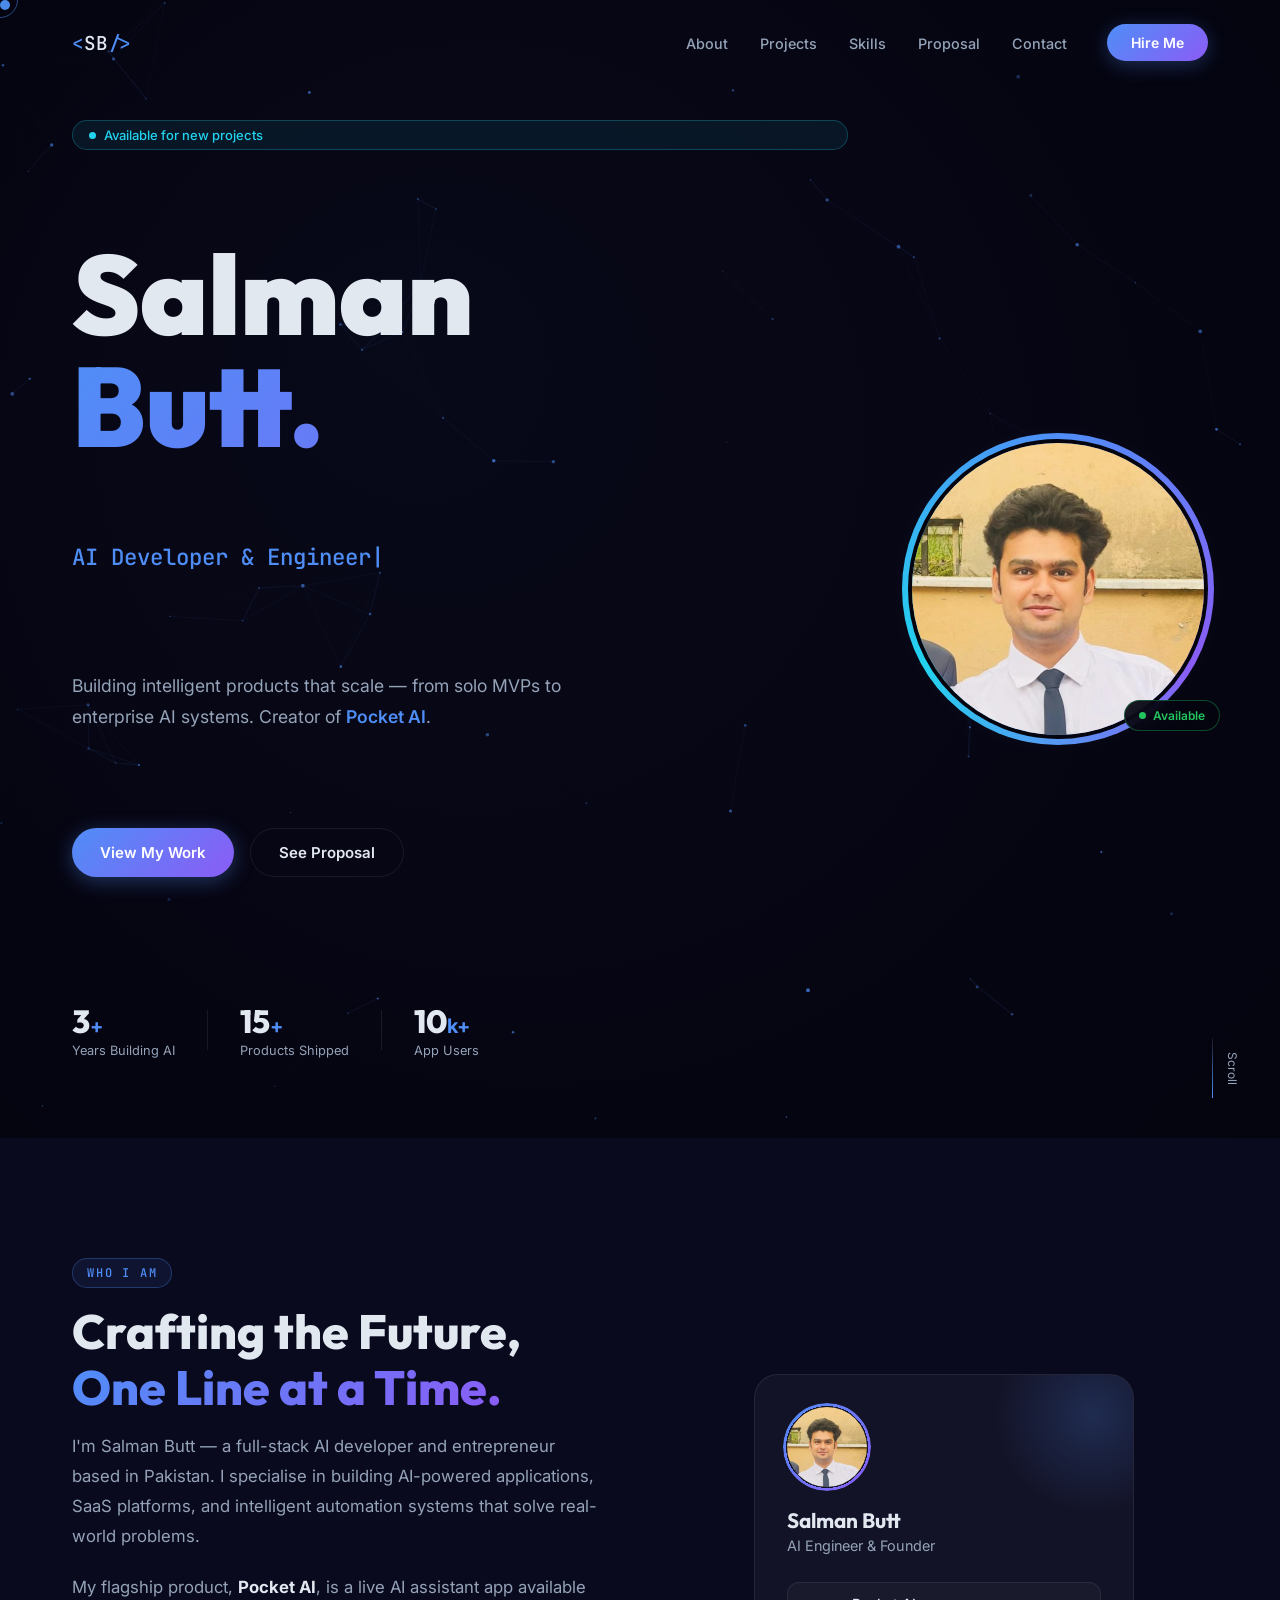
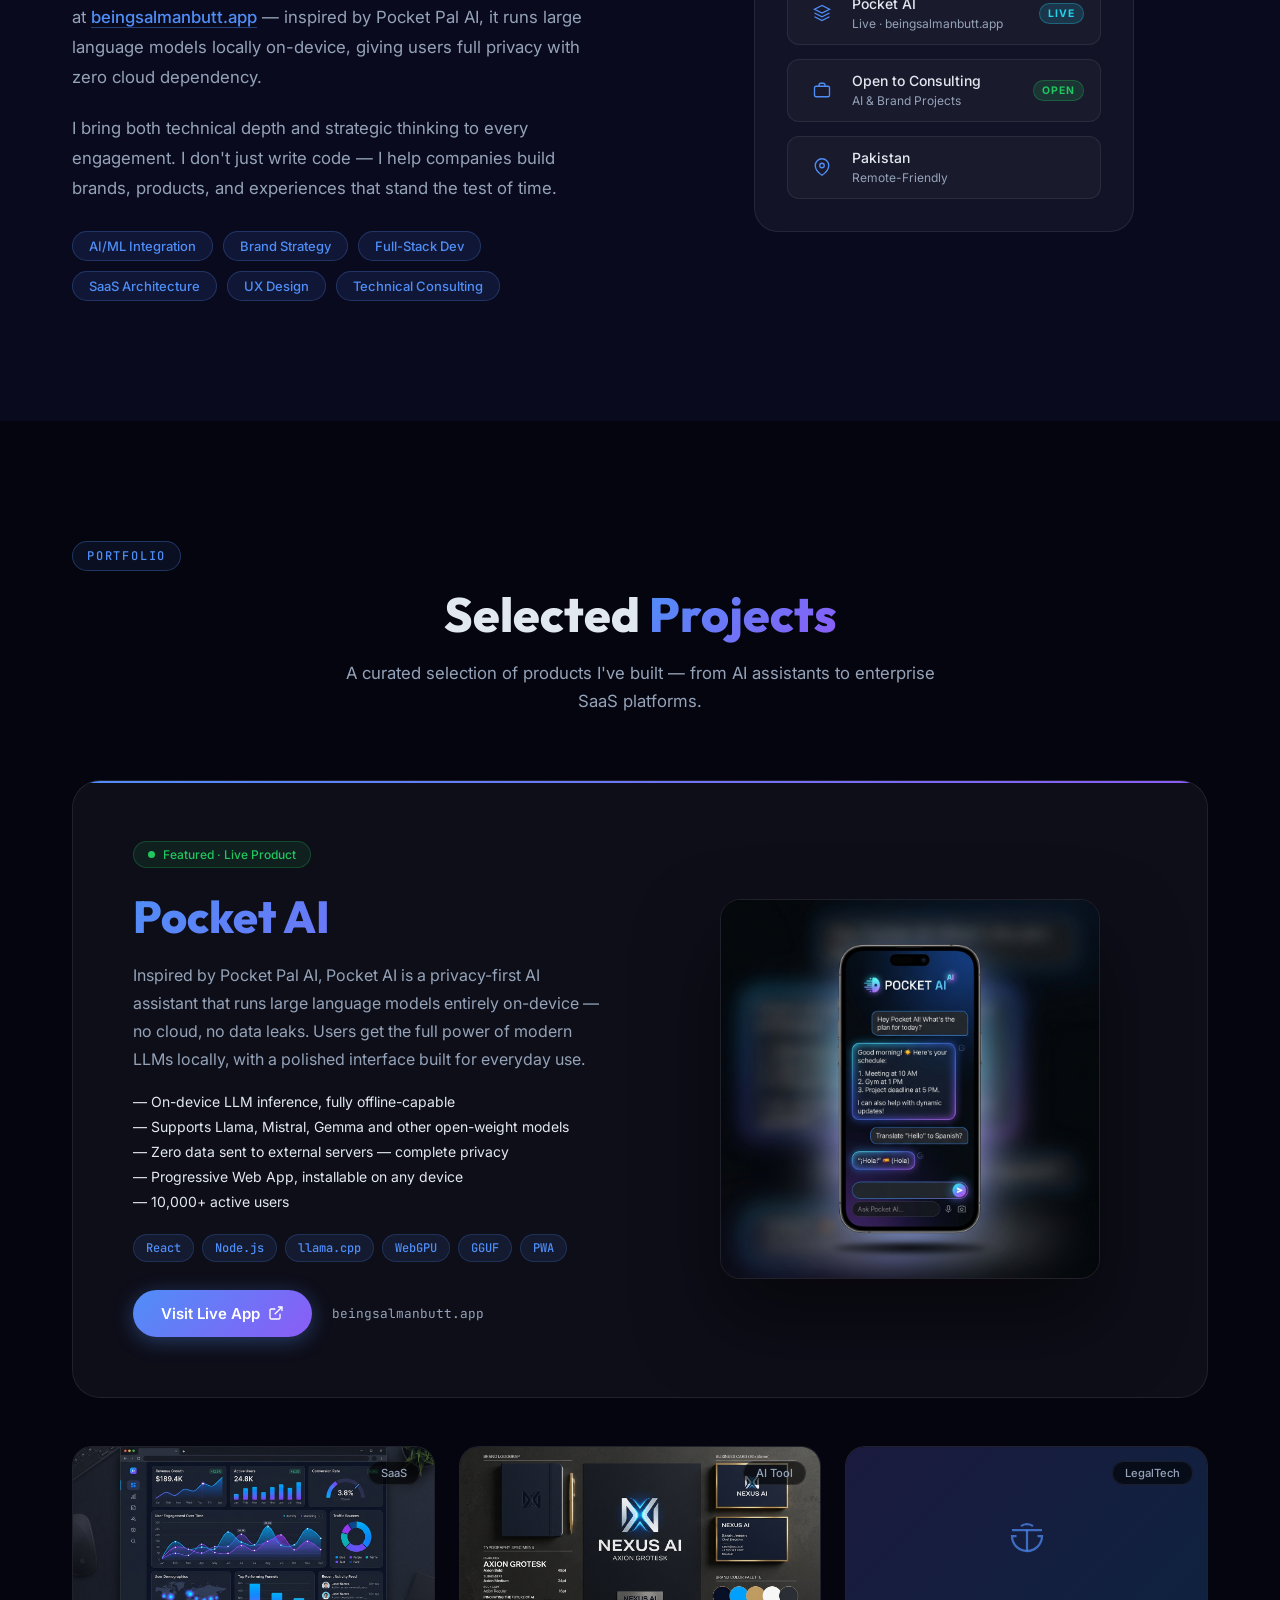
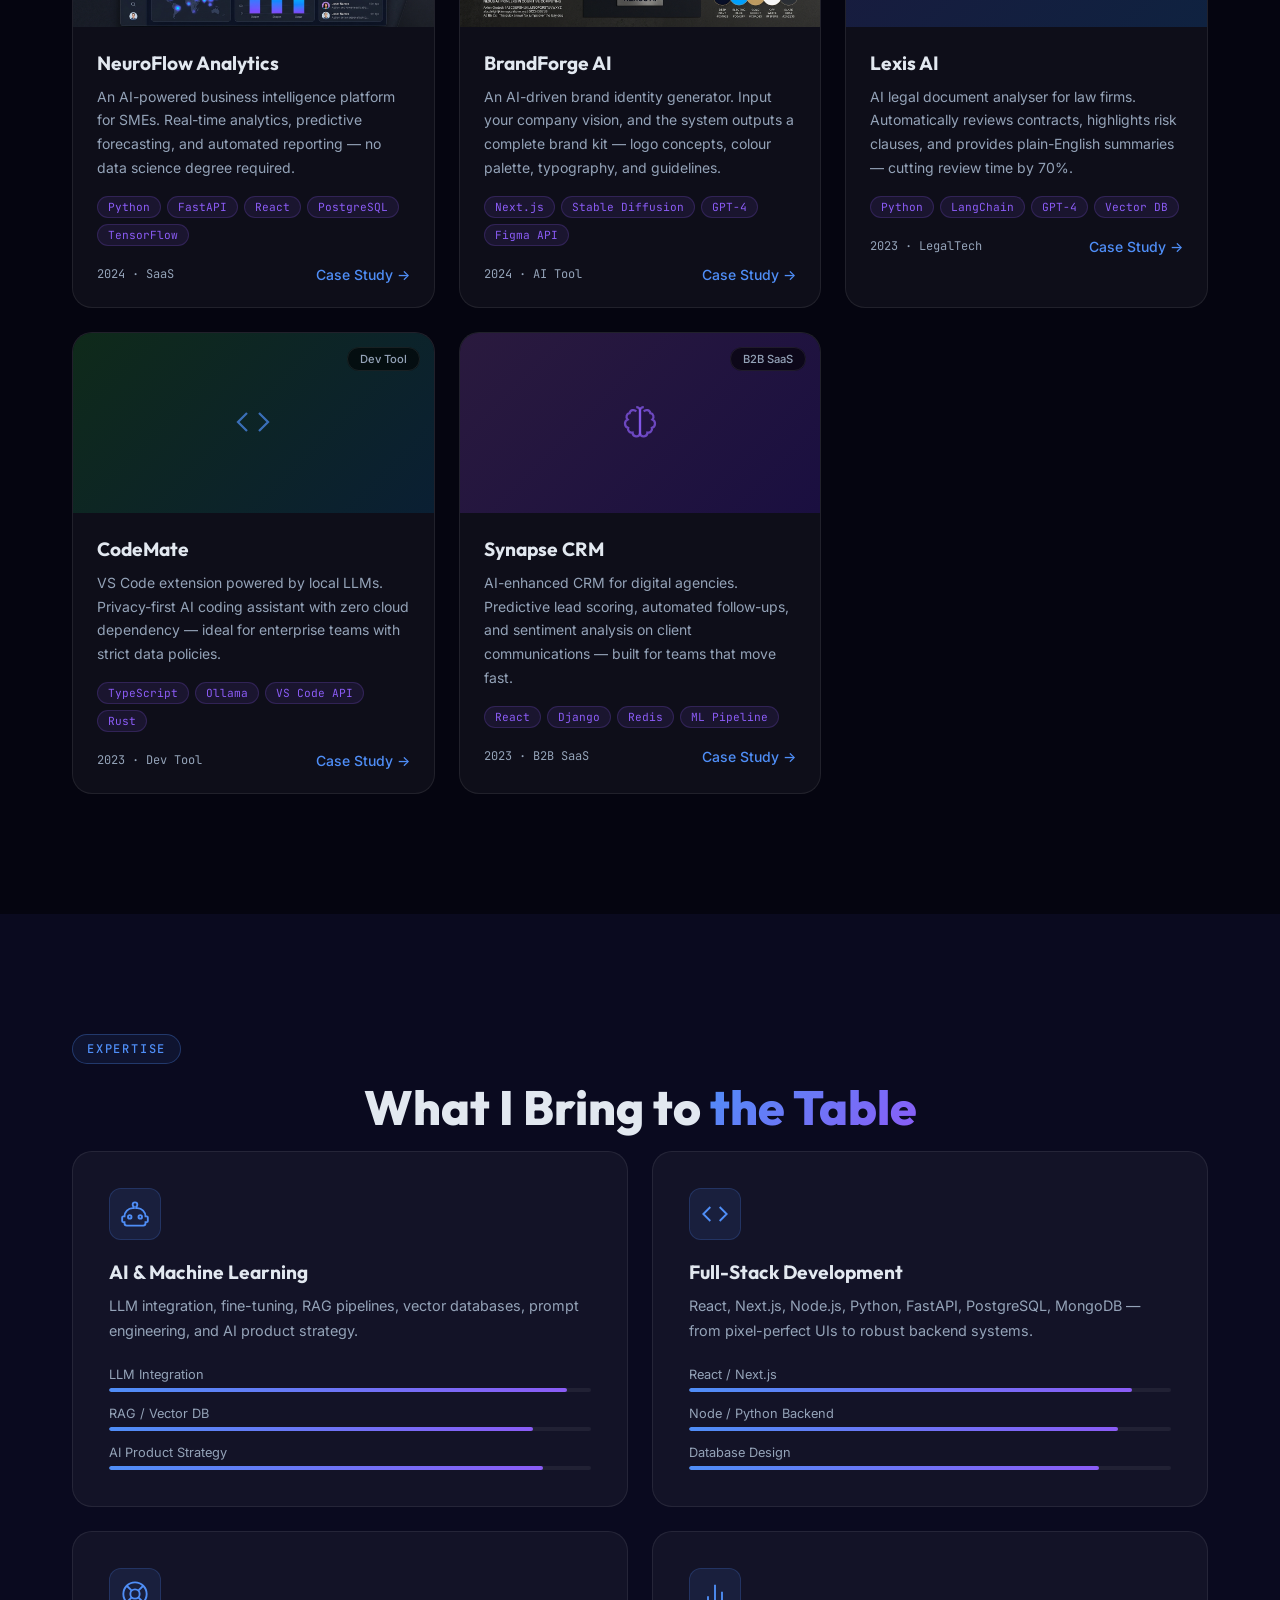
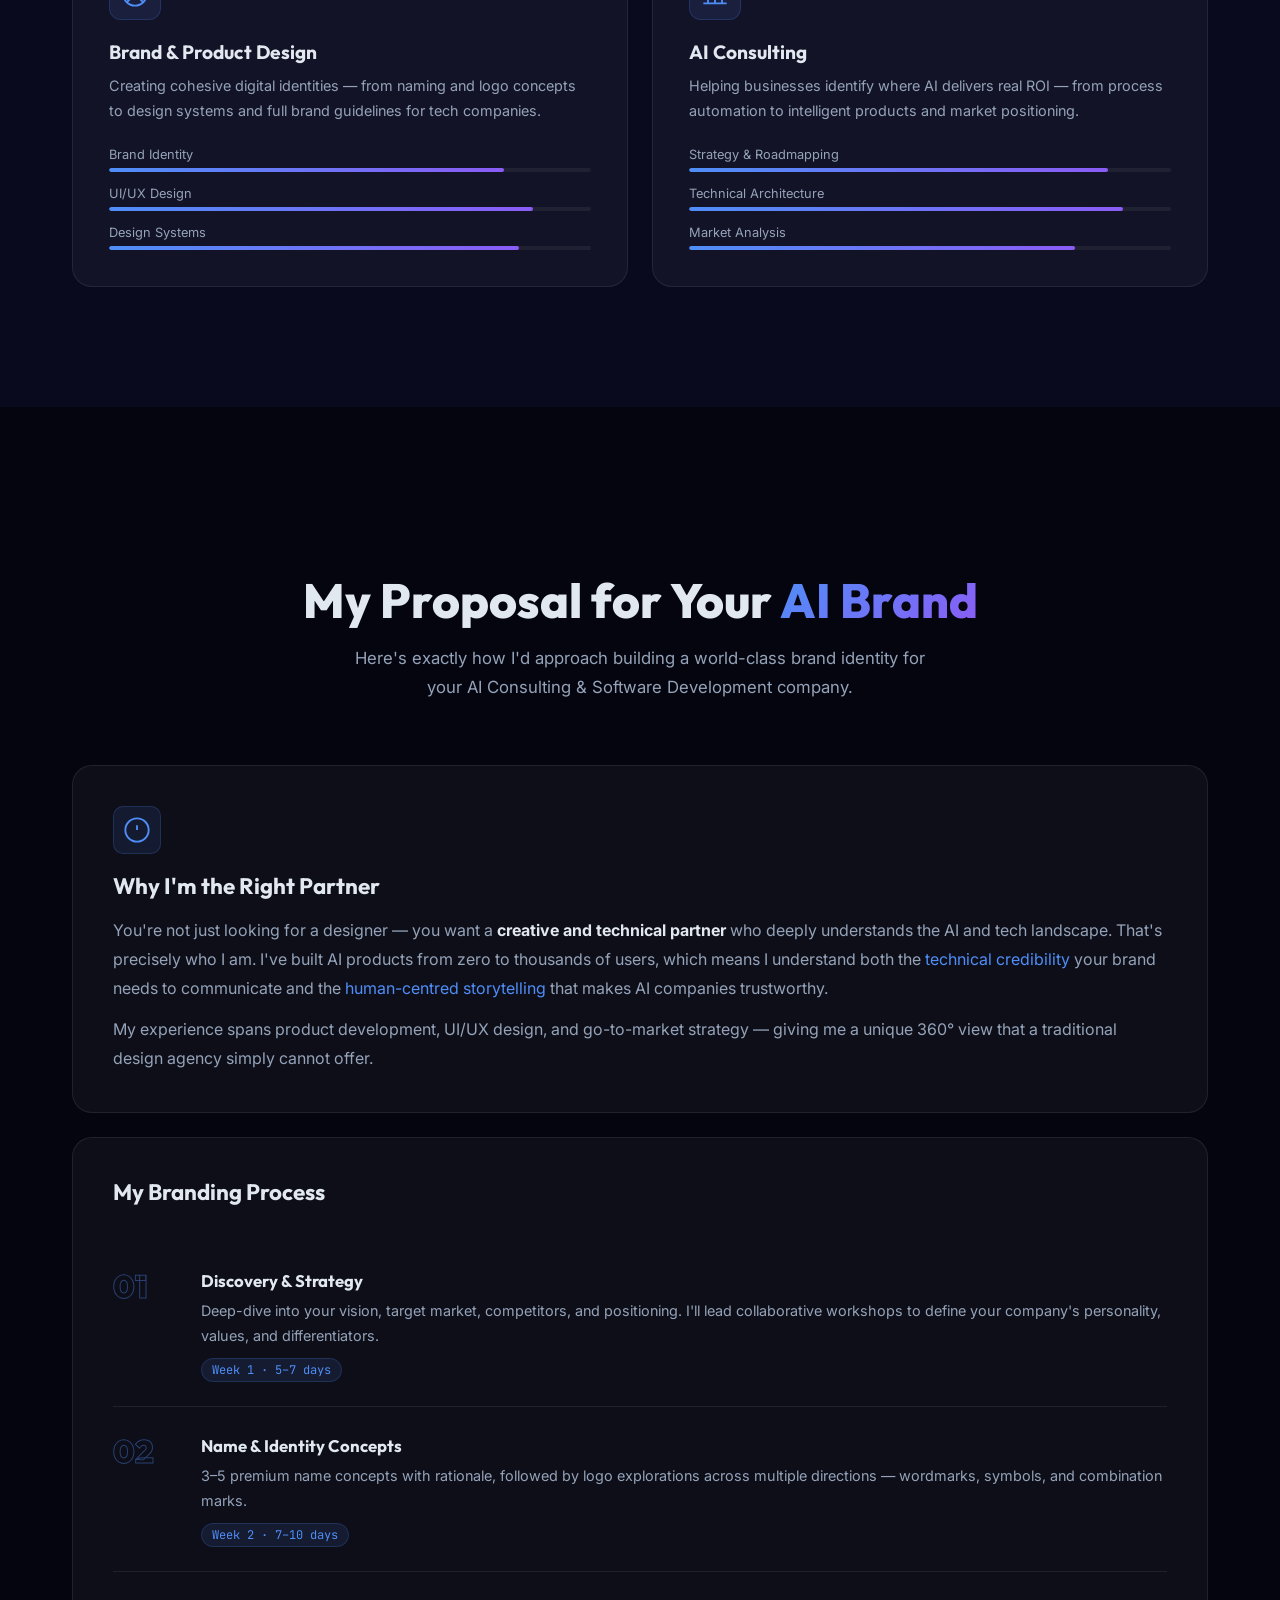
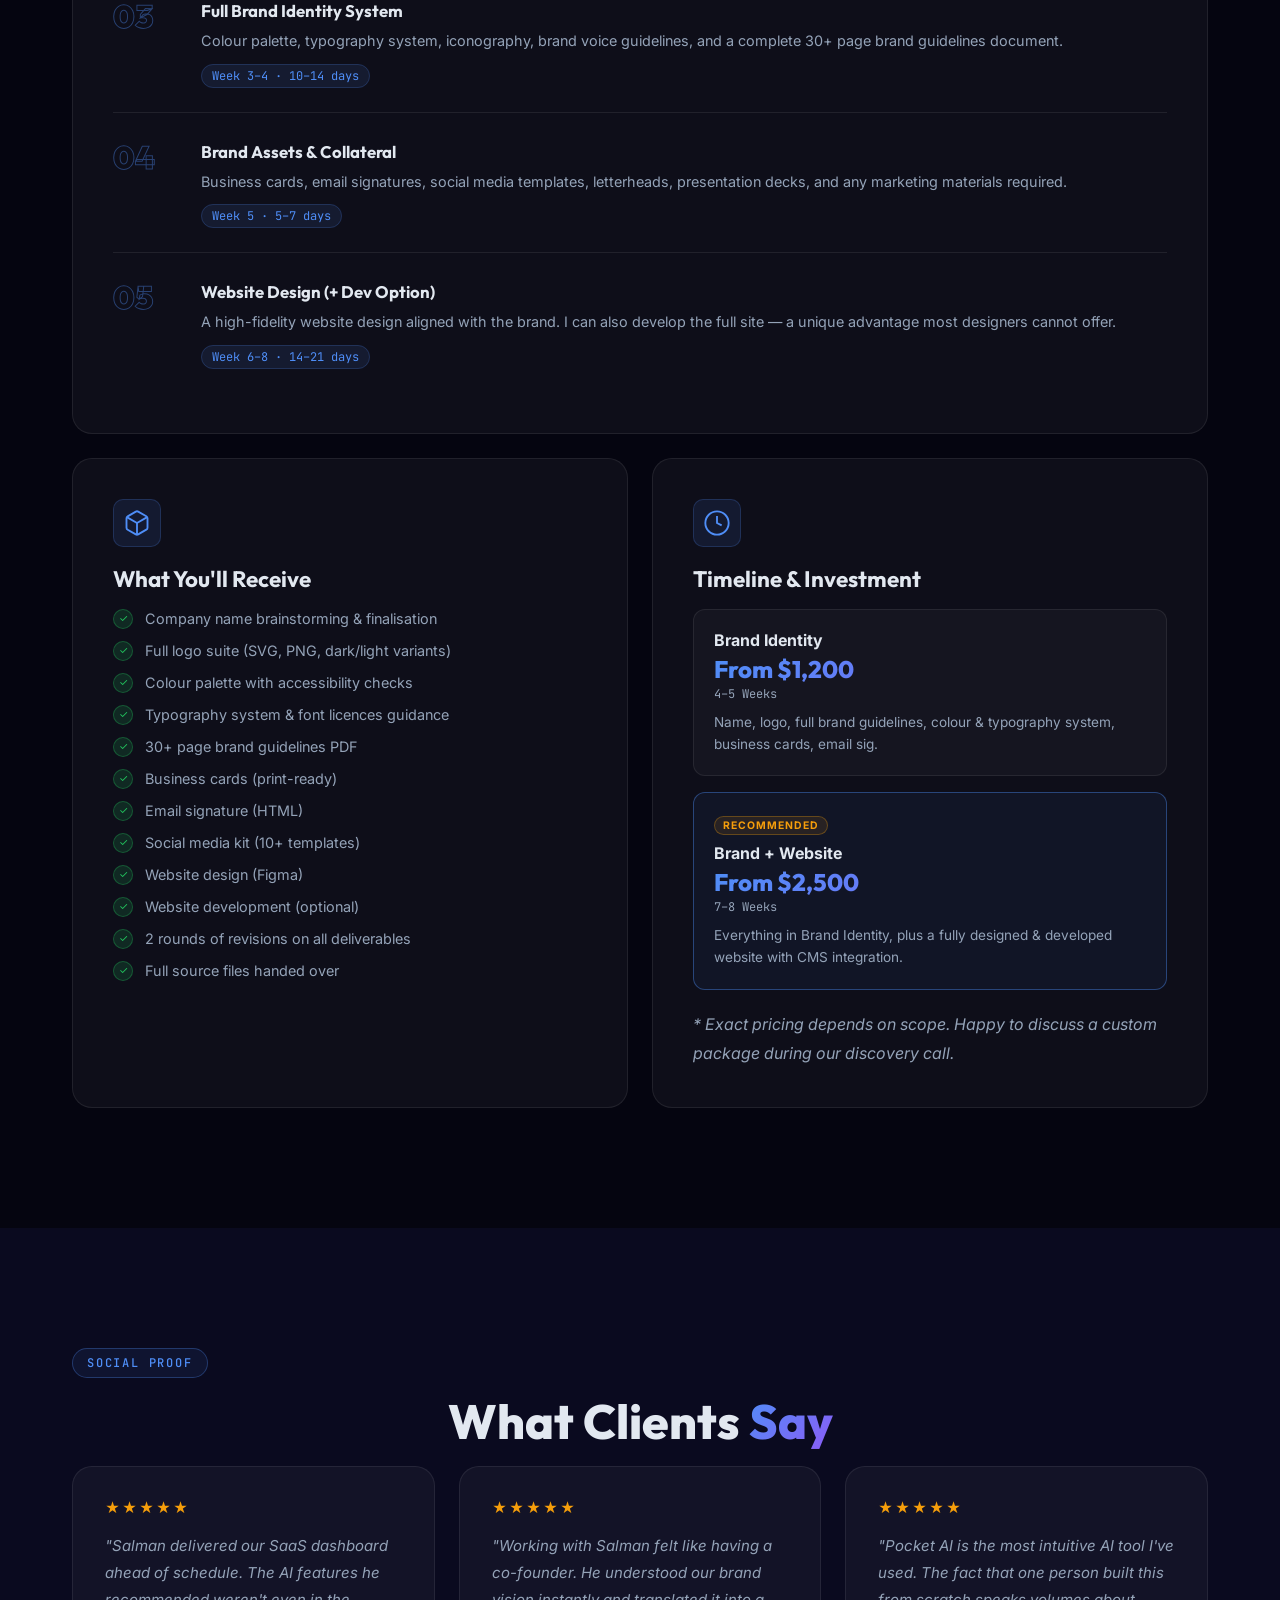
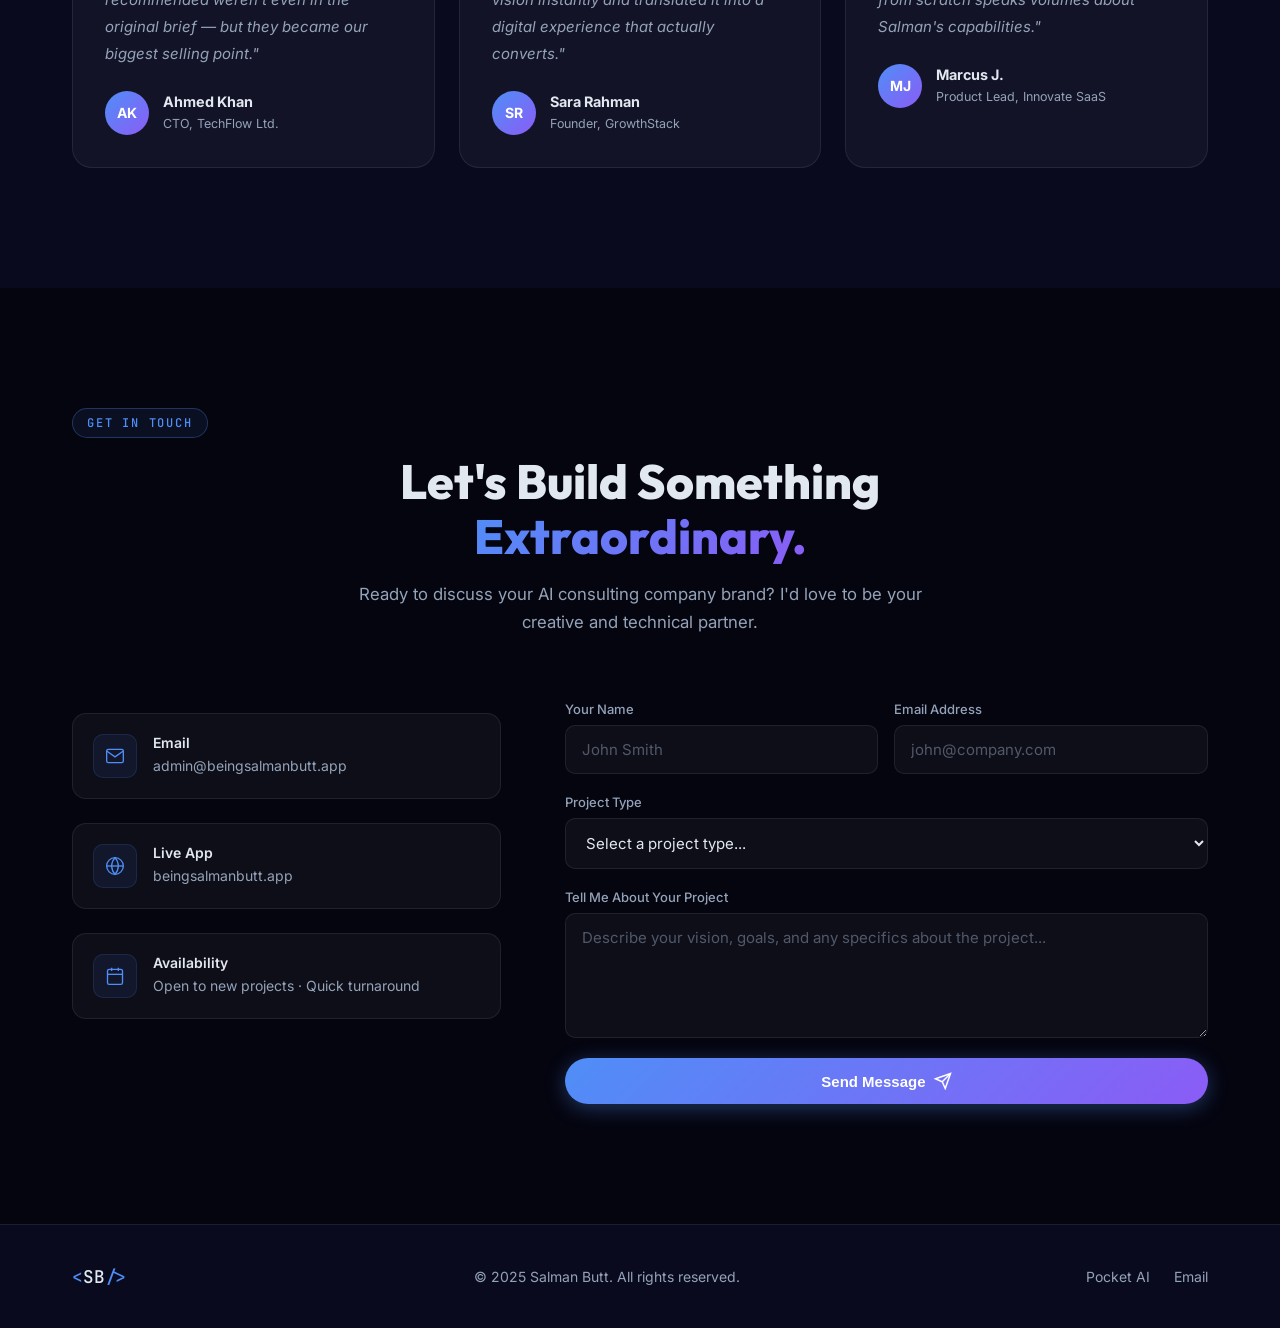
<file: index.html>
<!DOCTYPE html>
<html lang="en">
<head>
  <meta charset="UTF-8" />
  <meta name="viewport" content="width=device-width, initial-scale=1.0" />
  <title>Salman Butt — AI Developer & Software Engineer</title>
  <meta name="description" content="Salman Butt is an experienced AI developer and software engineer specializing in AI consulting, SaaS, and full-stack development. Creator of Pocket AI." />
  <meta name="keywords" content="AI Developer, Software Engineer, Pocket AI, SaaS, Full Stack, AI Consulting, Salman Butt" />
  <meta property="og:title" content="Salman Butt — AI Developer & Software Engineer" />
  <meta property="og:description" content="Building intelligent products that scale. Creator of Pocket AI. Available for AI consulting & development." />
  <link rel="preconnect" href="https://fonts.googleapis.com" />
  <link rel="preconnect" href="https://fonts.gstatic.com" crossorigin />
  <link href="https://fonts.googleapis.com/css2?family=Outfit:wght@300;400;500;600;700;800;900&family=Inter:wght@300;400;500;600&family=JetBrains+Mono:wght@400;500&display=swap" rel="stylesheet" />
  <link rel="stylesheet" href="style.css" />
</head>
<body>

  <!-- ── CURSOR ── -->
  <div class="cursor" id="cursor"></div>
  <div class="cursor-follower" id="cursorFollower"></div>

  <!-- ── NAV ── -->
  <nav class="nav" id="nav">
    <div class="nav-inner">
      <a href="#hero" class="nav-logo" id="nav-logo">
        <span class="logo-bracket">&lt;</span>SB<span class="logo-bracket">/&gt;</span>
      </a>
      <ul class="nav-links" id="nav-links">
        <li><a href="#about" class="nav-link">About</a></li>
        <li><a href="#projects" class="nav-link">Projects</a></li>
        <li><a href="#skills" class="nav-link">Skills</a></li>
        <li><a href="#proposal" class="nav-link">Proposal</a></li>
        <li><a href="#contact" class="nav-link">Contact</a></li>
      </ul>
      <a href="#contact" class="nav-cta" id="nav-cta">Hire Me</a>
      <button class="burger" id="burger" aria-label="Menu">
        <span></span><span></span><span></span>
      </button>
    </div>
  </nav>

  <!-- ── MOBILE MENU ── -->
  <div class="mobile-menu" id="mobileMenu">
    <ul>
      <li><a href="#about" class="mob-link">About</a></li>
      <li><a href="#projects" class="mob-link">Projects</a></li>
      <li><a href="#skills" class="mob-link">Skills</a></li>
      <li><a href="#proposal" class="mob-link">Proposal</a></li>
      <li><a href="#contact" class="mob-link">Contact</a></li>
    </ul>
  </div>

  <!-- ── HERO ── -->
  <section class="hero" id="hero">
    <canvas class="hero-canvas" id="heroCanvas"></canvas>
    <div class="hero-content" style="display:grid;grid-template-columns:1fr auto;align-items:center;gap:60px;max-width:1200px;margin:0 auto;width:100%;padding:120px 32px 80px;position:relative;z-index:2;">
      <div class="hero-badge reveal-up" data-delay="0">
        <span class="badge-dot"></span>
        Available for new projects
      </div>
      <h1 class="hero-name reveal-up" data-delay="100">
        <span class="name-line">Salman</span>
        <span class="name-line gradient-text">Butt.</span>
      </h1>
      <p class="hero-title reveal-up" data-delay="200">
        <span id="typed-text"></span><span class="cursor-blink">|</span>
      </p>
      <p class="hero-sub reveal-up" data-delay="300">
        Building intelligent products that scale — from solo MVPs to enterprise AI systems.
        Creator of <a href="https://beingsalmanbutt.app" target="_blank" class="hero-link">Pocket&nbsp;AI</a>.
      </p>
      <div class="hero-btns reveal-up" data-delay="400">
        <a href="#projects" class="btn btn-primary" id="hero-projects-btn">View My Work</a>
        <a href="#proposal" class="btn btn-ghost" id="hero-proposal-btn">See Proposal</a>
      </div>
      <div class="hero-stats reveal-up" data-delay="500">
        <div class="stat">
          <span class="stat-num" data-target="3">0</span><span class="stat-suffix">+</span>
          <span class="stat-label">Years Building AI</span>
        </div>
        <div class="stat-divider"></div>
        <div class="stat">
          <span class="stat-num" data-target="15">0</span><span class="stat-suffix">+</span>
          <span class="stat-label">Products Shipped</span>
        </div>
        <div class="stat-divider"></div>
        <div class="stat">
          <span class="stat-num" data-target="10">0</span><span class="stat-suffix">k+</span>
          <span class="stat-label">App Users</span>
        </div>
      </div>

      <!-- Hero Photo -->
      <div class="hero-photo-wrap reveal-right" data-delay="200" style="grid-column:2;grid-row:1/7;align-self:center;">
        <div class="hero-photo-ring"></div>
        <div class="hero-photo-inner">
          <img src="salman_headshot.png" alt="Salman Butt" class="hero-photo" />
        </div>
        <div class="hero-photo-glow"></div>
        <div class="hero-photo-badge">
          <span class="badge-dot pulse"></span>
          Available
        </div>
      </div>
    </div>
    <div class="hero-scroll-indicator">
      <span>Scroll</span>
      <div class="scroll-line"></div>
    </div>
  </section>

  <!-- ── ABOUT ── -->
  <section class="about section" id="about">
    <div class="container">
      <div class="section-label reveal-up">Who I Am</div>
      <div class="about-grid">
        <div class="about-left reveal-left">
          <h2 class="section-title">Crafting the Future,<br/><span class="gradient-text">One Line at a Time.</span></h2>
          <p class="about-text">
            I'm Salman Butt — a full-stack AI developer and entrepreneur based in Pakistan. I specialise in building AI-powered applications, SaaS platforms, and intelligent automation systems that solve real-world problems.
          </p>
          <p class="about-text">
            My flagship product, <strong>Pocket AI</strong>, is a live AI assistant app available at <a href="https://beingsalmanbutt.app" target="_blank" class="inline-link">beingsalmanbutt.app</a> — inspired by Pocket Pal AI, it runs large language models locally on-device, giving users full privacy with zero cloud dependency.
          </p>
          <p class="about-text">
            I bring both technical depth and strategic thinking to every engagement. I don't just write code — I help companies build brands, products, and experiences that stand the test of time.
          </p>
          <div class="about-tags">
            <span class="tag">AI/ML Integration</span>
            <span class="tag">Brand Strategy</span>
            <span class="tag">Full-Stack Dev</span>
            <span class="tag">SaaS Architecture</span>
            <span class="tag">UX Design</span>
            <span class="tag">Technical Consulting</span>
          </div>
        </div>
        <div class="about-right reveal-right">
          <div class="about-card-wrap">
            <div class="about-card" id="about-card">
              <div class="card-glow"></div>
              <div class="card-inner">
                <div class="card-avatar">
                  <div class="avatar-ring"></div>
                  <div class="avatar-photo-wrap">
                    <img src="salman_headshot.png" alt="Salman Butt" class="avatar-photo" />
                  </div>
                </div>
                <div class="card-info">
                  <h3>Salman Butt</h3>
                  <p>AI Engineer & Founder</p>
                </div>
                <div class="card-items">
                  <div class="card-item">
                    <div class="ci-icon">
                      <svg width="18" height="18" viewBox="0 0 24 24" fill="none" stroke="currentColor" stroke-width="1.8"><path d="M12 2L2 7l10 5 10-5-10-5z"/><path d="M2 17l10 5 10-5"/><path d="M2 12l10 5 10-5"/></svg>
                    </div>
                    <div class="ci-text">
                      <span>Pocket AI</span>
                      <small>Live · beingsalmanbutt.app</small>
                    </div>
                    <div class="ci-badge live">LIVE</div>
                  </div>
                  <div class="card-item">
                    <div class="ci-icon">
                      <svg width="18" height="18" viewBox="0 0 24 24" fill="none" stroke="currentColor" stroke-width="1.8"><rect x="2" y="7" width="20" height="14" rx="2"/><path d="M16 7V5a2 2 0 0 0-2-2h-4a2 2 0 0 0-2 2v2"/></svg>
                    </div>
                    <div class="ci-text">
                      <span>Open to Consulting</span>
                      <small>AI &amp; Brand Projects</small>
                    </div>
                    <div class="ci-badge open">OPEN</div>
                  </div>
                  <div class="card-item">
                    <div class="ci-icon">
                      <svg width="18" height="18" viewBox="0 0 24 24" fill="none" stroke="currentColor" stroke-width="1.8"><path d="M21 10c0 7-9 13-9 13s-9-6-9-13a9 9 0 0 1 18 0z"/><circle cx="12" cy="10" r="3"/></svg>
                    </div>
                    <div class="ci-text">
                      <span>Pakistan</span>
                      <small>Remote-Friendly</small>
                    </div>
                  </div>
                </div>
              </div>
            </div>
          </div>
        </div>
      </div>
    </div>
  </section>

  <!-- ── PROJECTS ── -->
  <section class="projects section" id="projects">
    <div class="container">
      <div class="section-label reveal-up">Portfolio</div>
      <h2 class="section-title centered reveal-up">Selected <span class="gradient-text">Projects</span></h2>
      <p class="section-sub centered reveal-up">A curated selection of products I've built — from AI assistants to enterprise SaaS platforms.</p>

      <!-- FEATURED: Pocket AI -->
      <div class="project-featured reveal-up" id="pocket-ai-project">
        <div class="pf-content">
          <div class="pf-badge">
            <span class="badge-dot pulse"></span>
            Featured · Live Product
          </div>
          <h3 class="pf-title">Pocket AI</h3>
          <p class="pf-desc">
            Inspired by Pocket Pal AI, Pocket AI is a privacy-first AI assistant that runs large language models entirely on-device — no cloud, no data leaks. Users get the full power of modern LLMs locally, with a polished interface built for everyday use.
          </p>
          <ul class="pf-highlights">
            <li>— On-device LLM inference, fully offline-capable</li>
            <li>— Supports Llama, Mistral, Gemma and other open-weight models</li>
            <li>— Zero data sent to external servers — complete privacy</li>
            <li>— Progressive Web App, installable on any device</li>
            <li>— 10,000+ active users</li>
          </ul>
          <div class="pf-tech">
            <span>React</span><span>Node.js</span><span>llama.cpp</span><span>WebGPU</span><span>GGUF</span><span>PWA</span>
          </div>
          <div class="pf-actions">
            <a href="https://beingsalmanbutt.app" target="_blank" class="btn btn-primary" id="pocket-ai-live-btn">
              <span>Visit Live App</span>
              <svg width="16" height="16" viewBox="0 0 24 24" fill="none" stroke="currentColor" stroke-width="2"><path d="M18 13v6a2 2 0 0 1-2 2H5a2 2 0 0 1-2-2V8a2 2 0 0 1 2-2h6"/><polyline points="15 3 21 3 21 9"/><line x1="10" y1="14" x2="21" y2="3"/></svg>
            </a>
            <span class="pf-domain">beingsalmanbutt.app</span>
          </div>
        </div>
        <div class="pf-visual">
          <div class="pf-img-wrap">
            <img src="pocket_ai_mockup.jpg" alt="Pocket AI App Mockup" class="pf-img" />
            <div class="pf-img-glow"></div>
          </div>
        </div>
      </div>

      <!-- PROJECT GRID -->
      <div class="project-grid">

        <!-- Project 2 -->
        <div class="project-card reveal-up" data-delay="0" id="project-neuroflow">
          <div class="pc-img-wrap">
            <img src="dashboard_mockup.jpg" alt="NeuroFlow Dashboard" class="pc-img" />
            <div class="pc-overlay">
              <span class="pc-tag">SaaS</span>
            </div>
          </div>
          <div class="pc-body">
            <h3 class="pc-title">NeuroFlow Analytics</h3>
            <p class="pc-desc">An AI-powered business intelligence platform for SMEs. Real-time analytics, predictive forecasting, and automated reporting — no data science degree required.</p>
            <div class="pc-tech">
              <span>Python</span><span>FastAPI</span><span>React</span><span>PostgreSQL</span><span>TensorFlow</span>
            </div>
            <div class="pc-footer">
              <span class="pc-status">2024 · SaaS</span>
              <a href="#" class="pc-link" id="neuroflow-link">Case Study →</a>
            </div>
          </div>
        </div>

        <!-- Project 3 -->
        <div class="project-card reveal-up" data-delay="100" id="project-brandforge">
          <div class="pc-img-wrap">
            <img src="branding_mockup.jpg" alt="BrandForge AI" class="pc-img" />
            <div class="pc-overlay">
              <span class="pc-tag">AI Tool</span>
            </div>
          </div>
          <div class="pc-body">
            <h3 class="pc-title">BrandForge AI</h3>
            <p class="pc-desc">An AI-driven brand identity generator. Input your company vision, and the system outputs a complete brand kit — logo concepts, colour palette, typography, and guidelines.</p>
            <div class="pc-tech">
              <span>Next.js</span><span>Stable Diffusion</span><span>GPT-4</span><span>Figma API</span>
            </div>
            <div class="pc-footer">
              <span class="pc-status">2024 · AI Tool</span>
              <a href="#" class="pc-link" id="brandforge-link">Case Study →</a>
            </div>
          </div>
        </div>

        <!-- Project 4 -->
        <div class="project-card reveal-up" data-delay="200" id="project-lexis">
          <div class="pc-img-wrap">
            <div class="pc-img-placeholder p4-bg">
              <div class="placeholder-icon">
                <svg width="36" height="36" viewBox="0 0 24 24" fill="none" stroke="rgba(79,142,247,0.7)" stroke-width="1.5"><path d="M12 22V8"/><path d="M5 12H2a10 10 0 0 0 20 0h-3"/><path d="M8 5.4A7 7 0 0 1 12 4a7 7 0 0 1 4 1.4"/><line x1="2" y1="8" x2="12" y2="8"/><line x1="12" y1="8" x2="22" y2="8"/></svg>
              </div>
            </div>
            <div class="pc-overlay">
              <span class="pc-tag">LegalTech</span>
            </div>
          </div>
          <div class="pc-body">
            <h3 class="pc-title">Lexis AI</h3>
            <p class="pc-desc">AI legal document analyser for law firms. Automatically reviews contracts, highlights risk clauses, and provides plain-English summaries — cutting review time by 70%.</p>
            <div class="pc-tech">
              <span>Python</span><span>LangChain</span><span>GPT-4</span><span>Vector DB</span>
            </div>
            <div class="pc-footer">
              <span class="pc-status">2023 · LegalTech</span>
              <a href="#" class="pc-link" id="lexis-link">Case Study →</a>
            </div>
          </div>
        </div>

        <!-- Project 5 -->
        <div class="project-card reveal-up" data-delay="0" id="project-codemate">
          <div class="pc-img-wrap">
            <div class="pc-img-placeholder p5-bg">
              <div class="placeholder-icon">
                <svg width="36" height="36" viewBox="0 0 24 24" fill="none" stroke="rgba(79,142,247,0.7)" stroke-width="1.5"><polyline points="16 18 22 12 16 6"/><polyline points="8 6 2 12 8 18"/></svg>
              </div>
            </div>
            <div class="pc-overlay">
              <span class="pc-tag">Dev Tool</span>
            </div>
          </div>
          <div class="pc-body">
            <h3 class="pc-title">CodeMate</h3>
            <p class="pc-desc">VS Code extension powered by local LLMs. Privacy-first AI coding assistant with zero cloud dependency — ideal for enterprise teams with strict data policies.</p>
            <div class="pc-tech">
              <span>TypeScript</span><span>Ollama</span><span>VS Code API</span><span>Rust</span>
            </div>
            <div class="pc-footer">
              <span class="pc-status">2023 · Dev Tool</span>
              <a href="#" class="pc-link" id="codemate-link">Case Study →</a>
            </div>
          </div>
        </div>

        <!-- Project 6 -->
        <div class="project-card reveal-up" data-delay="100" id="project-synapse">
          <div class="pc-img-wrap">
            <div class="pc-img-placeholder p6-bg">
              <div class="placeholder-icon">
                <svg width="36" height="36" viewBox="0 0 24 24" fill="none" stroke="rgba(139,92,246,0.7)" stroke-width="1.5"><path d="M9.5 2A2.5 2.5 0 0 1 12 4.5v15a2.5 2.5 0 0 1-4.96-.46 2.5 2.5 0 0 1-2.96-3.08 3 3 0 0 1-.34-5.58 2.5 2.5 0 0 1 1.32-4.24 2.5 2.5 0 0 1 4.44-1.14"/><path d="M14.5 2A2.5 2.5 0 0 0 12 4.5v15a2.5 2.5 0 0 0 4.96-.46 2.5 2.5 0 0 0 2.96-3.08 3 3 0 0 0 .34-5.58 2.5 2.5 0 0 0-1.32-4.24 2.5 2.5 0 0 0-4.44-1.14"/></svg>
              </div>
            </div>
            <div class="pc-overlay">
              <span class="pc-tag">B2B SaaS</span>
            </div>
          </div>
          <div class="pc-body">
            <h3 class="pc-title">Synapse CRM</h3>
            <p class="pc-desc">AI-enhanced CRM for digital agencies. Predictive lead scoring, automated follow-ups, and sentiment analysis on client communications — built for teams that move fast.</p>
            <div class="pc-tech">
              <span>React</span><span>Django</span><span>Redis</span><span>ML Pipeline</span>
            </div>
            <div class="pc-footer">
              <span class="pc-status">2023 · B2B SaaS</span>
              <a href="#" class="pc-link" id="synapse-link">Case Study →</a>
            </div>
          </div>
        </div>

      </div>
    </div>
  </section>

  <!-- ── SKILLS ── -->
  <section class="skills section" id="skills">
    <div class="container">
      <div class="section-label reveal-up">Expertise</div>
      <h2 class="section-title centered reveal-up">What I Bring to <span class="gradient-text">the Table</span></h2>
      <div class="skills-grid">

        <div class="skill-card reveal-up" data-delay="0" id="skill-ai">
          <div class="sc-icon">
            <svg width="28" height="28" viewBox="0 0 24 24" fill="none" stroke="currentColor" stroke-width="1.6"><path d="M12 2a2 2 0 0 1 2 2c0 .74-.4 1.39-1 1.73V7h1a7 7 0 0 1 7 7h1a1 1 0 0 1 1 1v3a1 1 0 0 1-1 1h-1v1a2 2 0 0 1-2 2H5a2 2 0 0 1-2-2v-1H2a1 1 0 0 1-1-1v-3a1 1 0 0 1 1-1h1a7 7 0 0 1 7-7h1V5.73c-.6-.34-1-.99-1-1.73a2 2 0 0 1 2-2z"/><circle cx="7.5" cy="14.5" r="1.5"/><circle cx="16.5" cy="14.5" r="1.5"/></svg>
          </div>
          <h3>AI &amp; Machine Learning</h3>
          <p>LLM integration, fine-tuning, RAG pipelines, vector databases, prompt engineering, and AI product strategy.</p>
          <div class="sc-bars">
            <div class="sc-bar-item">
              <span>LLM Integration</span>
              <div class="sc-bar"><div class="sc-fill" style="--w:95%"></div></div>
            </div>
            <div class="sc-bar-item">
              <span>RAG / Vector DB</span>
              <div class="sc-bar"><div class="sc-fill" style="--w:88%"></div></div>
            </div>
            <div class="sc-bar-item">
              <span>AI Product Strategy</span>
              <div class="sc-bar"><div class="sc-fill" style="--w:90%"></div></div>
            </div>
          </div>
        </div>

        <div class="skill-card reveal-up" data-delay="100" id="skill-fullstack">
          <div class="sc-icon">
            <svg width="28" height="28" viewBox="0 0 24 24" fill="none" stroke="currentColor" stroke-width="1.6"><polyline points="16 18 22 12 16 6"/><polyline points="8 6 2 12 8 18"/></svg>
          </div>
          <h3>Full-Stack Development</h3>
          <p>React, Next.js, Node.js, Python, FastAPI, PostgreSQL, MongoDB — from pixel-perfect UIs to robust backend systems.</p>
          <div class="sc-bars">
            <div class="sc-bar-item">
              <span>React / Next.js</span>
              <div class="sc-bar"><div class="sc-fill" style="--w:92%"></div></div>
            </div>
            <div class="sc-bar-item">
              <span>Node / Python Backend</span>
              <div class="sc-bar"><div class="sc-fill" style="--w:89%"></div></div>
            </div>
            <div class="sc-bar-item">
              <span>Database Design</span>
              <div class="sc-bar"><div class="sc-fill" style="--w:85%"></div></div>
            </div>
          </div>
        </div>

        <div class="skill-card reveal-up" data-delay="200" id="skill-brand">
          <div class="sc-icon">
            <svg width="28" height="28" viewBox="0 0 24 24" fill="none" stroke="currentColor" stroke-width="1.6"><circle cx="12" cy="12" r="10"/><circle cx="12" cy="12" r="4"/><line x1="4.93" y1="4.93" x2="9.17" y2="9.17"/><line x1="14.83" y1="14.83" x2="19.07" y2="19.07"/><line x1="14.83" y1="9.17" x2="19.07" y2="4.93"/><line x1="4.93" y1="19.07" x2="9.17" y2="14.83"/></svg>
          </div>
          <h3>Brand &amp; Product Design</h3>
          <p>Creating cohesive digital identities — from naming and logo concepts to design systems and full brand guidelines for tech companies.</p>
          <div class="sc-bars">
            <div class="sc-bar-item">
              <span>Brand Identity</span>
              <div class="sc-bar"><div class="sc-fill" style="--w:82%"></div></div>
            </div>
            <div class="sc-bar-item">
              <span>UI/UX Design</span>
              <div class="sc-bar"><div class="sc-fill" style="--w:88%"></div></div>
            </div>
            <div class="sc-bar-item">
              <span>Design Systems</span>
              <div class="sc-bar"><div class="sc-fill" style="--w:85%"></div></div>
            </div>
          </div>
        </div>

        <div class="skill-card reveal-up" data-delay="300" id="skill-consulting">
          <div class="sc-icon">
            <svg width="28" height="28" viewBox="0 0 24 24" fill="none" stroke="currentColor" stroke-width="1.6"><line x1="18" y1="20" x2="18" y2="10"/><line x1="12" y1="20" x2="12" y2="4"/><line x1="6" y1="20" x2="6" y2="14"/><line x1="2" y1="20" x2="22" y2="20"/></svg>
          </div>
          <h3>AI Consulting</h3>
          <p>Helping businesses identify where AI delivers real ROI — from process automation to intelligent products and market positioning.</p>
          <div class="sc-bars">
            <div class="sc-bar-item">
              <span>Strategy & Roadmapping</span>
              <div class="sc-bar"><div class="sc-fill" style="--w:87%"></div></div>
            </div>
            <div class="sc-bar-item">
              <span>Technical Architecture</span>
              <div class="sc-bar"><div class="sc-fill" style="--w:90%"></div></div>
            </div>
            <div class="sc-bar-item">
              <span>Market Analysis</span>
              <div class="sc-bar"><div class="sc-fill" style="--w:80%"></div></div>
            </div>
          </div>
        </div>

      </div>
    </div>
  </section>

  <!-- ── PROPOSAL ── -->
  <section class="proposal section" id="proposal">
    <div class="container">
      <div class="section-label reveal-up">Application</div>
      <h2 class="section-title centered reveal-up">My Proposal for Your <span class="gradient-text">AI Brand</span></h2>
      <p class="section-sub centered reveal-up">Here's exactly how I'd approach building a world-class brand identity for your AI Consulting & Software Development company.</p>

      <div class="proposal-grid">

        <!-- Overview -->
        <div class="proposal-card full-width reveal-up" id="proposal-overview">
          <div class="prop-icon">
            <svg width="28" height="28" viewBox="0 0 24 24" fill="none" stroke="currentColor" stroke-width="1.6"><circle cx="12" cy="12" r="10"/><line x1="12" y1="8" x2="12" y2="12"/><line x1="12" y1="16" x2="12.01" y2="16"/></svg>
          </div>
          <h3>Why I'm the Right Partner</h3>
          <p>You're not just looking for a designer — you want a <strong>creative and technical partner</strong> who deeply understands the AI and tech landscape. That's precisely who I am. I've built AI products from zero to thousands of users, which means I understand both the <em>technical credibility</em> your brand needs to communicate and the <em>human-centred storytelling</em> that makes AI companies trustworthy.</p>
          <p>My experience spans product development, UI/UX design, and go-to-market strategy — giving me a unique 360° view that a traditional design agency simply cannot offer.</p>
        </div>

        <!-- Process steps -->
        <div class="process-steps reveal-up" id="proposal-process">
          <h3 class="process-title">My Branding Process</h3>
          <div class="steps">
            <div class="step" id="step-1">
              <div class="step-num">01</div>
              <div class="step-content">
                <h4>Discovery & Strategy</h4>
                <p>Deep-dive into your vision, target market, competitors, and positioning. I'll lead collaborative workshops to define your company's personality, values, and differentiators.</p>
                <span class="step-duration">Week 1 · 5–7 days</span>
              </div>
            </div>
            <div class="step" id="step-2">
              <div class="step-num">02</div>
              <div class="step-content">
                <h4>Name & Identity Concepts</h4>
                <p>3–5 premium name concepts with rationale, followed by logo explorations across multiple directions — wordmarks, symbols, and combination marks.</p>
                <span class="step-duration">Week 2 · 7–10 days</span>
              </div>
            </div>
            <div class="step" id="step-3">
              <div class="step-num">03</div>
              <div class="step-content">
                <h4>Full Brand Identity System</h4>
                <p>Colour palette, typography system, iconography, brand voice guidelines, and a complete 30+ page brand guidelines document.</p>
                <span class="step-duration">Week 3–4 · 10–14 days</span>
              </div>
            </div>
            <div class="step" id="step-4">
              <div class="step-num">04</div>
              <div class="step-content">
                <h4>Brand Assets & Collateral</h4>
                <p>Business cards, email signatures, social media templates, letterheads, presentation decks, and any marketing materials required.</p>
                <span class="step-duration">Week 5 · 5–7 days</span>
              </div>
            </div>
            <div class="step" id="step-5">
              <div class="step-num">05</div>
              <div class="step-content">
                <h4>Website Design (+ Dev Option)</h4>
                <p>A high-fidelity website design aligned with the brand. I can also develop the full site — a unique advantage most designers cannot offer.</p>
                <span class="step-duration">Week 6–8 · 14–21 days</span>
              </div>
            </div>
          </div>
        </div>

        <!-- Deliverables -->
        <div class="proposal-card reveal-up" data-delay="100" id="proposal-deliverables">
          <div class="prop-icon">
            <svg width="28" height="28" viewBox="0 0 24 24" fill="none" stroke="currentColor" stroke-width="1.6"><path d="M21 16V8a2 2 0 0 0-1-1.73l-7-4a2 2 0 0 0-2 0l-7 4A2 2 0 0 0 3 8v8a2 2 0 0 0 1 1.73l7 4a2 2 0 0 0 2 0l7-4A2 2 0 0 0 21 16z"/><polyline points="3.27 6.96 12 12.01 20.73 6.96"/><line x1="12" y1="22.08" x2="12" y2="12"/></svg>
          </div>
          <h3>What You'll Receive</h3>
          <ul class="prop-list">
            <li><span class="check">✓</span> Company name brainstorming & finalisation</li>
            <li><span class="check">✓</span> Full logo suite (SVG, PNG, dark/light variants)</li>
            <li><span class="check">✓</span> Colour palette with accessibility checks</li>
            <li><span class="check">✓</span> Typography system & font licences guidance</li>
            <li><span class="check">✓</span> 30+ page brand guidelines PDF</li>
            <li><span class="check">✓</span> Business cards (print-ready)</li>
            <li><span class="check">✓</span> Email signature (HTML)</li>
            <li><span class="check">✓</span> Social media kit (10+ templates)</li>
            <li><span class="check">✓</span> Website design (Figma)</li>
            <li><span class="check">✓</span> Website development (optional)</li>
            <li><span class="check">✓</span> 2 rounds of revisions on all deliverables</li>
            <li><span class="check">✓</span> Full source files handed over</li>
          </ul>
        </div>

        <!-- Timeline & Pricing -->
        <div class="proposal-card reveal-up" data-delay="200" id="proposal-pricing">
          <div class="prop-icon">
            <svg width="28" height="28" viewBox="0 0 24 24" fill="none" stroke="currentColor" stroke-width="1.6"><circle cx="12" cy="12" r="10"/><polyline points="12 6 12 12 16 14"/></svg>
          </div>
          <h3>Timeline & Investment</h3>
          <div class="pricing-tiers">
            <div class="tier" id="tier-brand">
              <div class="tier-name">Brand Identity</div>
              <div class="tier-price">From $1,200</div>
              <div class="tier-time">4–5 Weeks</div>
              <p>Name, logo, full brand guidelines, colour & typography system, business cards, email sig.</p>
            </div>
            <div class="tier featured-tier" id="tier-full">
              <div class="tier-badge">Recommended</div>
              <div class="tier-name">Brand + Website</div>
              <div class="tier-price">From $2,500</div>
              <div class="tier-time">7–8 Weeks</div>
              <p>Everything in Brand Identity, plus a fully designed & developed website with CMS integration.</p>
            </div>
          </div>
          <p class="pricing-note">* Exact pricing depends on scope. Happy to discuss a custom package during our discovery call.</p>
        </div>

      </div>
    </div>
  </section>

  <!-- ── TESTIMONIALS ── -->
  <section class="testimonials section" id="testimonials">
    <div class="container">
      <div class="section-label reveal-up">Social Proof</div>
      <h2 class="section-title centered reveal-up">What Clients <span class="gradient-text">Say</span></h2>
      <div class="testi-grid">
        <div class="testi-card reveal-up" data-delay="0" id="testi-1">
          <div class="testi-stars">★★★★★</div>
          <p>"Salman delivered our SaaS dashboard ahead of schedule. The AI features he recommended weren't even in the original brief — but they became our biggest selling point."</p>
          <div class="testi-author">
            <div class="ta-avatar">AK</div>
            <div>
              <strong>Ahmed Khan</strong>
              <span>CTO, TechFlow Ltd.</span>
            </div>
          </div>
        </div>
        <div class="testi-card reveal-up" data-delay="100" id="testi-2">
          <div class="testi-stars">★★★★★</div>
          <p>"Working with Salman felt like having a co-founder. He understood our brand vision instantly and translated it into a digital experience that actually converts."</p>
          <div class="testi-author">
            <div class="ta-avatar">SR</div>
            <div>
              <strong>Sara Rahman</strong>
              <span>Founder, GrowthStack</span>
            </div>
          </div>
        </div>
        <div class="testi-card reveal-up" data-delay="200" id="testi-3">
          <div class="testi-stars">★★★★★</div>
          <p>"Pocket AI is the most intuitive AI tool I've used. The fact that one person built this from scratch speaks volumes about Salman's capabilities."</p>
          <div class="testi-author">
            <div class="ta-avatar">MJ</div>
            <div>
              <strong>Marcus J.</strong>
              <span>Product Lead, Innovate SaaS</span>
            </div>
          </div>
        </div>
      </div>
    </div>
  </section>

  <!-- ── CONTACT ── -->
  <section class="contact section" id="contact">
    <div class="container">
      <div class="section-label reveal-up">Get In Touch</div>
      <h2 class="section-title centered reveal-up">Let's Build Something<br/><span class="gradient-text">Extraordinary.</span></h2>
      <p class="section-sub centered reveal-up">Ready to discuss your AI consulting company brand? I'd love to be your creative and technical partner.</p>
      <div class="contact-grid">
        <div class="contact-left reveal-left">
          <div class="contact-info-item" id="contact-email">
            <div class="cii-icon">
              <svg width="20" height="20" viewBox="0 0 24 24" fill="none" stroke="currentColor" stroke-width="1.6"><path d="M4 4h16c1.1 0 2 .9 2 2v12c0 1.1-.9 2-2 2H4c-1.1 0-2-.9-2-2V6c0-1.1.9-2 2-2z"/><polyline points="22,6 12,13 2,6"/></svg>
            </div>
            <div>
              <strong>Email</strong>
              <a href="mailto:admin@beingsalmanbutt.app">admin@beingsalmanbutt.app</a>
            </div>
          </div>
          <div class="contact-info-item" id="contact-website">
            <div class="cii-icon">
              <svg width="20" height="20" viewBox="0 0 24 24" fill="none" stroke="currentColor" stroke-width="1.6"><circle cx="12" cy="12" r="10"/><line x1="2" y1="12" x2="22" y2="12"/><path d="M12 2a15.3 15.3 0 0 1 4 10 15.3 15.3 0 0 1-4 10 15.3 15.3 0 0 1-4-10 15.3 15.3 0 0 1 4-10z"/></svg>
            </div>
            <div>
              <strong>Live App</strong>
              <a href="https://beingsalmanbutt.app" target="_blank">beingsalmanbutt.app</a>
            </div>
          </div>
          <div class="contact-info-item" id="contact-availability">
            <div class="cii-icon">
              <svg width="20" height="20" viewBox="0 0 24 24" fill="none" stroke="currentColor" stroke-width="1.6"><rect x="3" y="4" width="18" height="18" rx="2" ry="2"/><line x1="16" y1="2" x2="16" y2="6"/><line x1="8" y1="2" x2="8" y2="6"/><line x1="3" y1="10" x2="21" y2="10"/></svg>
            </div>
            <div>
              <strong>Availability</strong>
              <span>Open to new projects · Quick turnaround</span>
            </div>
          </div>
        </div>
        <div class="contact-right reveal-right">
          <form class="contact-form" id="contact-form">
            <div class="form-row">
              <div class="form-group">
                <label for="cf-name">Your Name</label>
                <input type="text" id="cf-name" name="name" placeholder="John Smith" required />
              </div>
              <div class="form-group">
                <label for="cf-email">Email Address</label>
                <input type="email" id="cf-email" name="email" placeholder="john@company.com" required />
              </div>
            </div>
            <div class="form-group">
              <label for="cf-subject">Project Type</label>
              <select id="cf-subject" name="subject">
                <option value="">Select a project type...</option>
                <option value="branding">AI Company Branding</option>
                <option value="development">Software Development</option>
                <option value="consulting">AI Consulting</option>
                <option value="other">Other</option>
              </select>
            </div>
            <div class="form-group">
              <label for="cf-message">Tell Me About Your Project</label>
              <textarea id="cf-message" name="message" rows="5" placeholder="Describe your vision, goals, and any specifics about the project..."></textarea>
            </div>
            <button type="submit" class="btn btn-primary full-width" id="contact-submit-btn">
              Send Message
              <svg width="18" height="18" viewBox="0 0 24 24" fill="none" stroke="currentColor" stroke-width="2"><line x1="22" y1="2" x2="11" y2="13"/><polygon points="22 2 15 22 11 13 2 9 22 2"/></svg>
            </button>
          </form>
        </div>
      </div>
    </div>
  </section>

  <!-- ── FOOTER ── -->
  <footer class="footer">
    <div class="container">
      <div class="footer-inner">
        <div class="footer-logo">
          <span class="logo-bracket">&lt;</span>SB<span class="logo-bracket">/&gt;</span>
        </div>
        <p class="footer-copy">© 2025 Salman Butt. All rights reserved.</p>
        <div class="footer-links">
          <a href="https://beingsalmanbutt.app" target="_blank" id="footer-app-link">Pocket AI</a>
          <a href="mailto:admin@beingsalmanbutt.app" id="footer-email-link">Email</a>
        </div>
      </div>
    </div>
  </footer>

  <script src="app.js"></script>
</body>
</html>
</file>
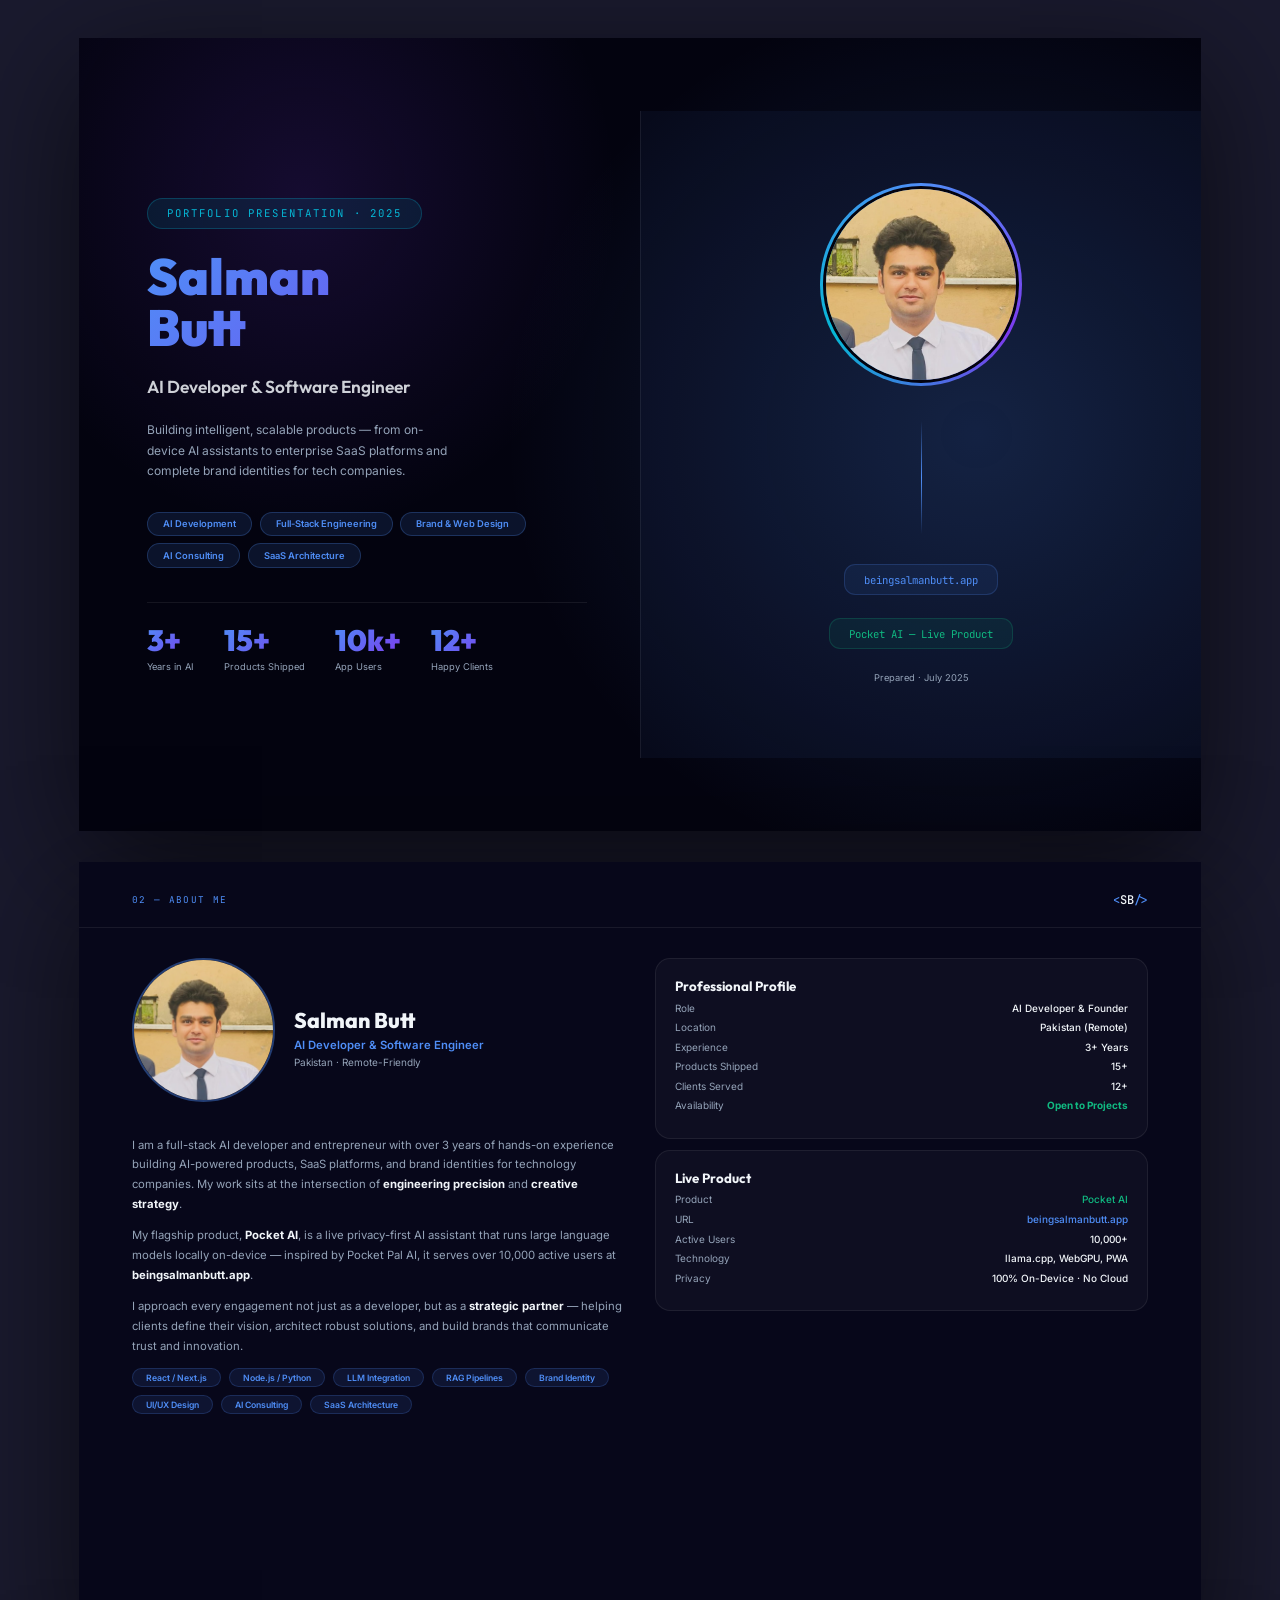
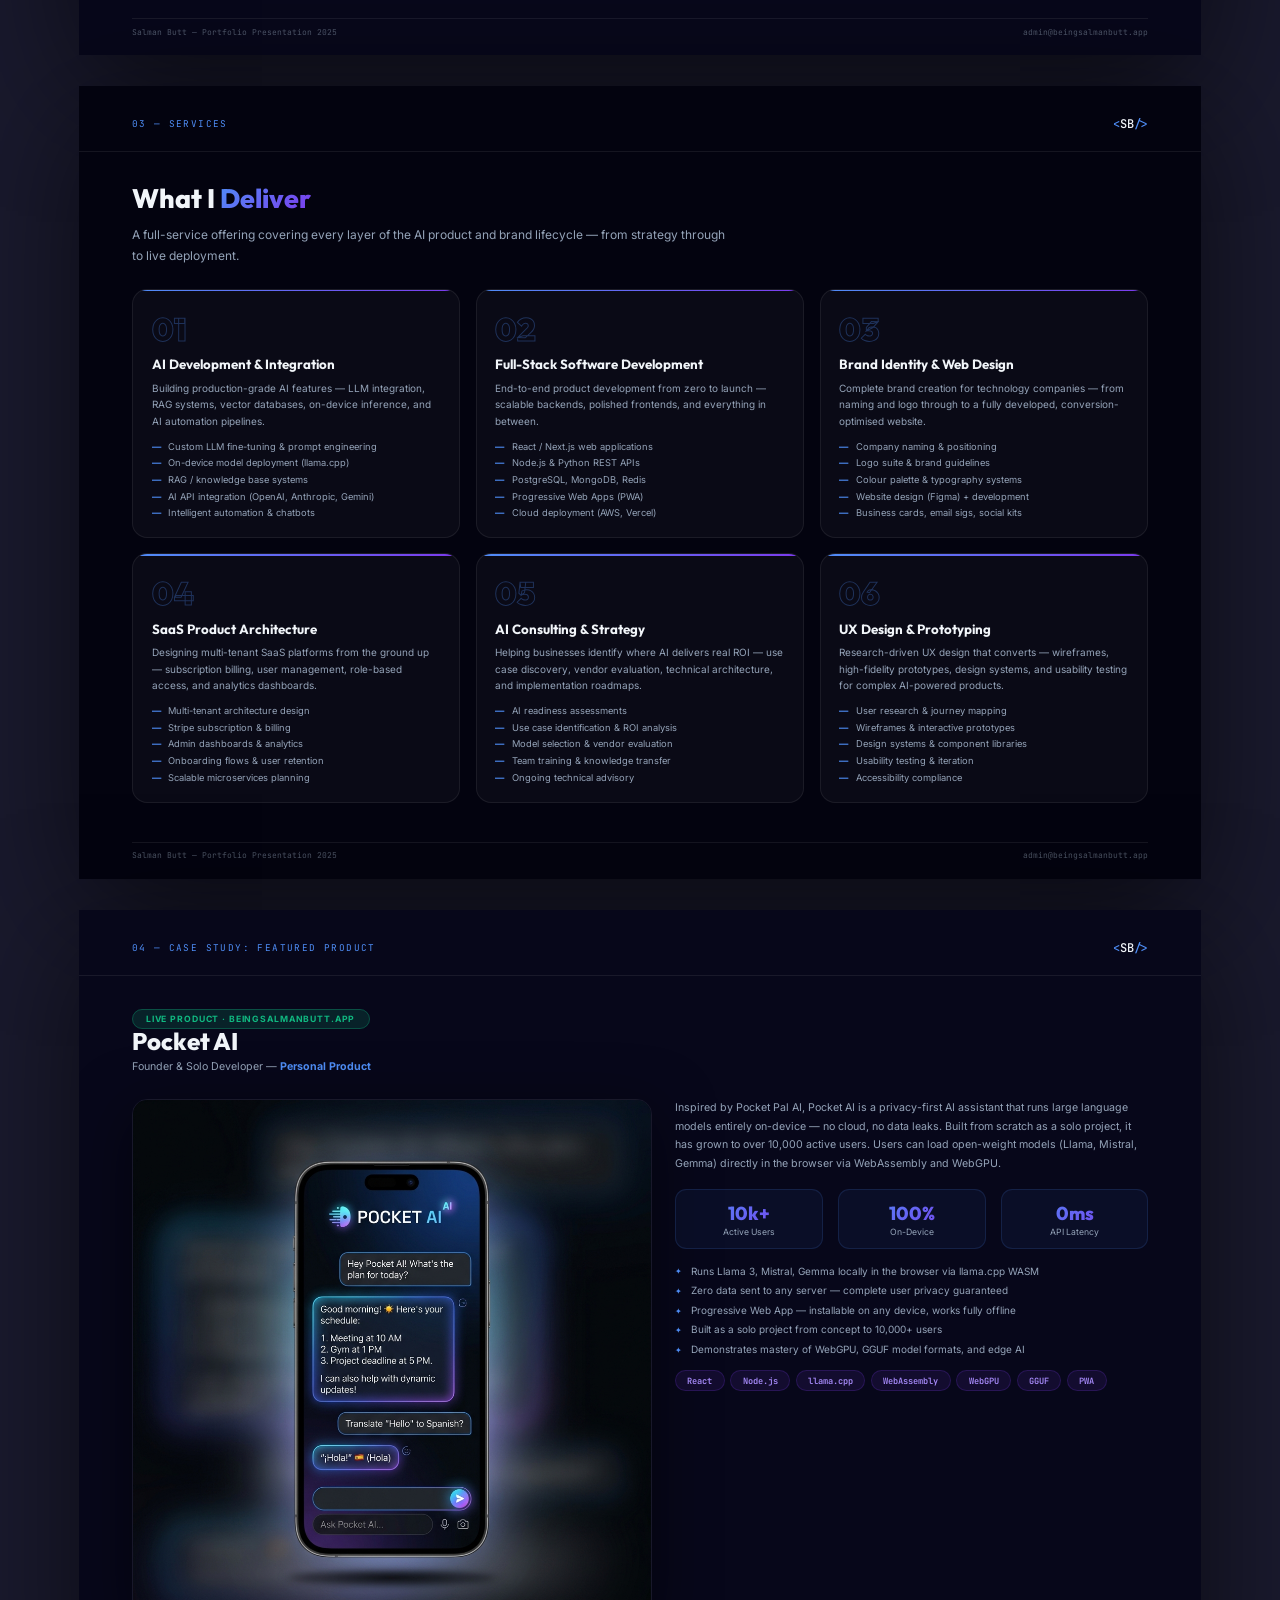
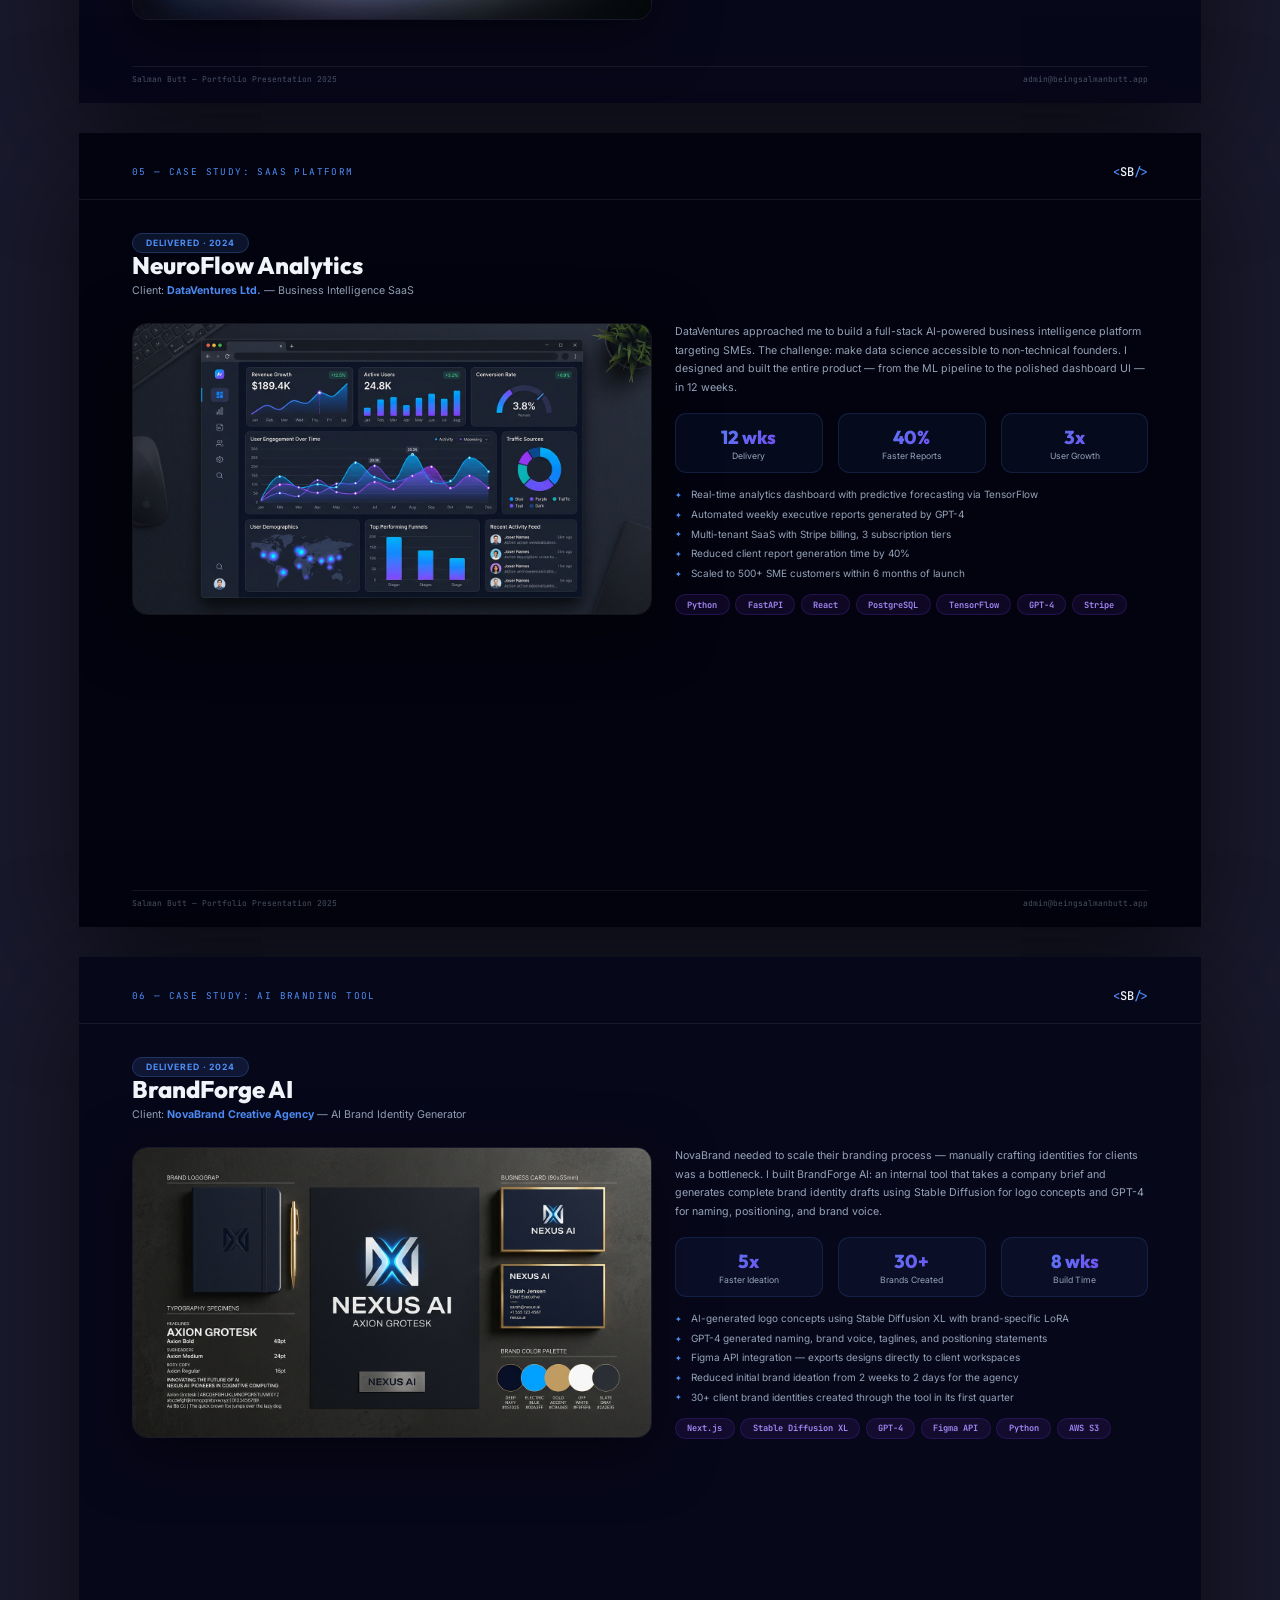
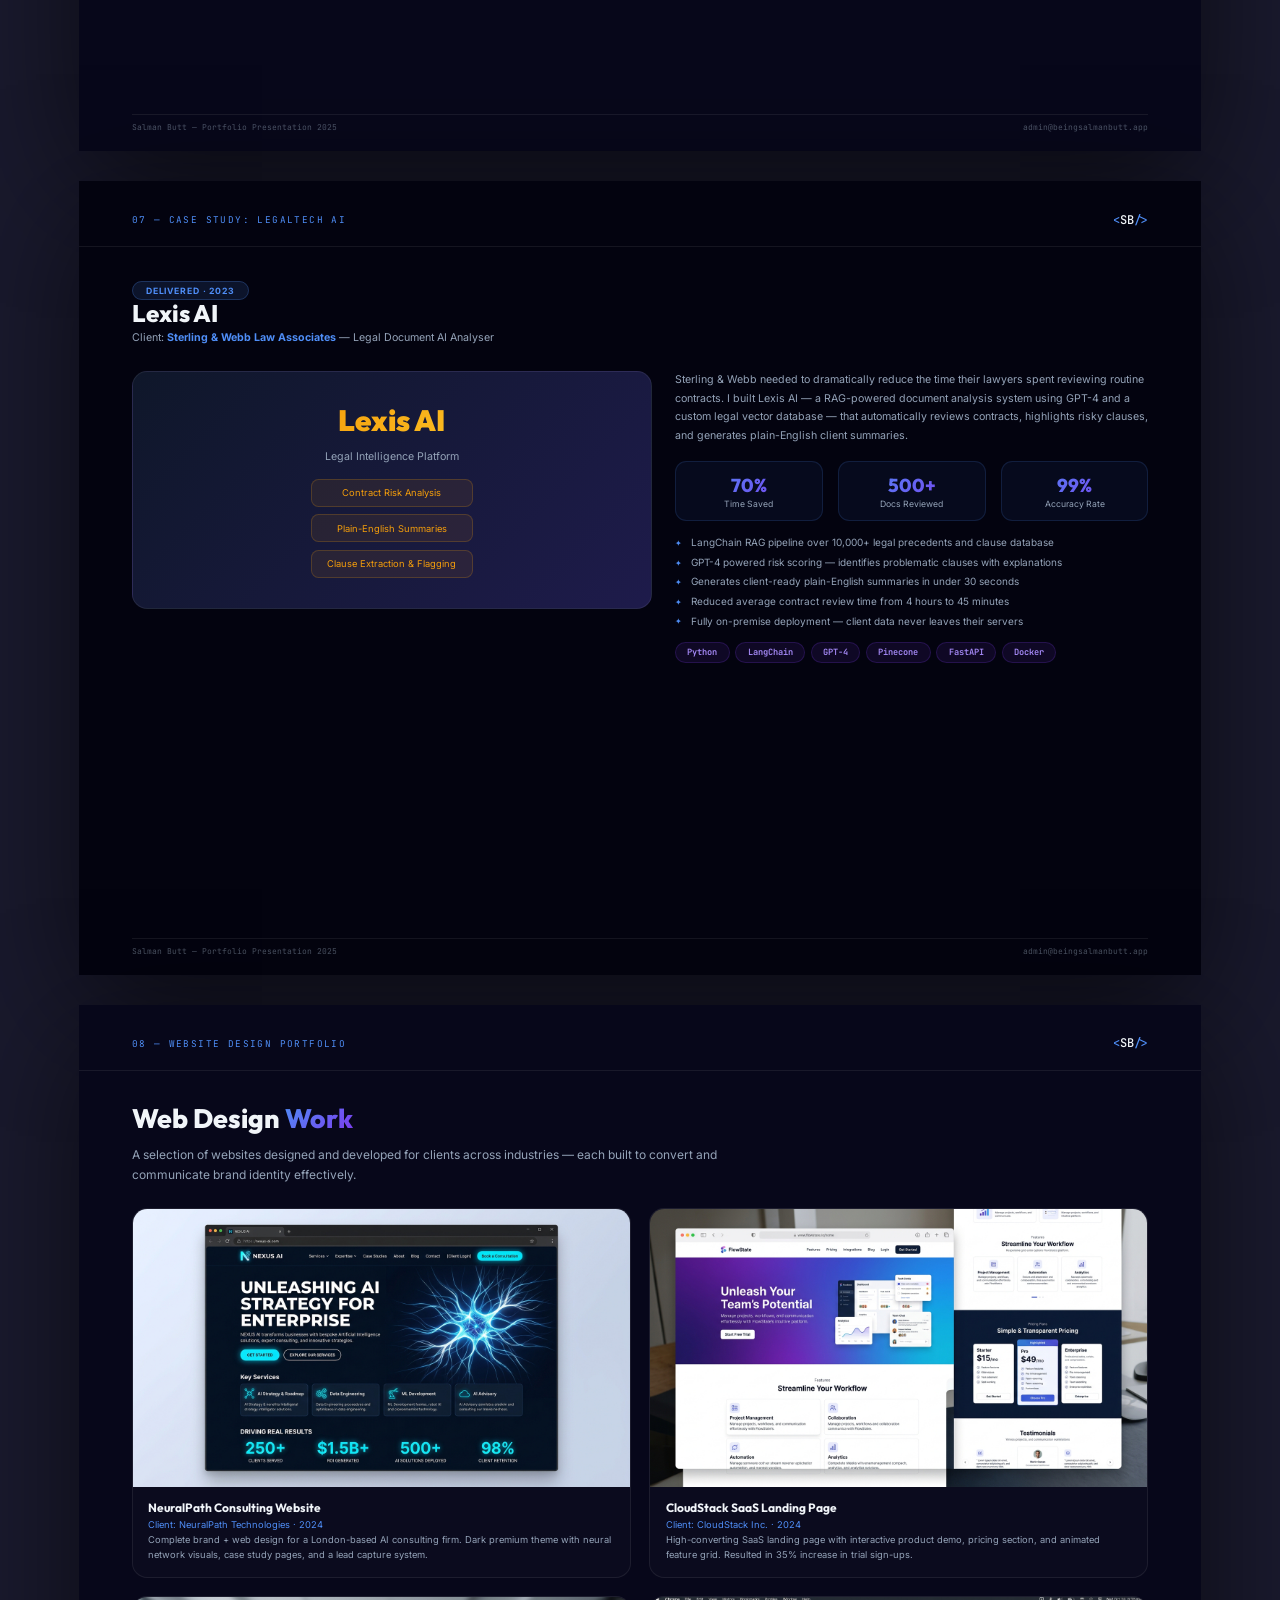
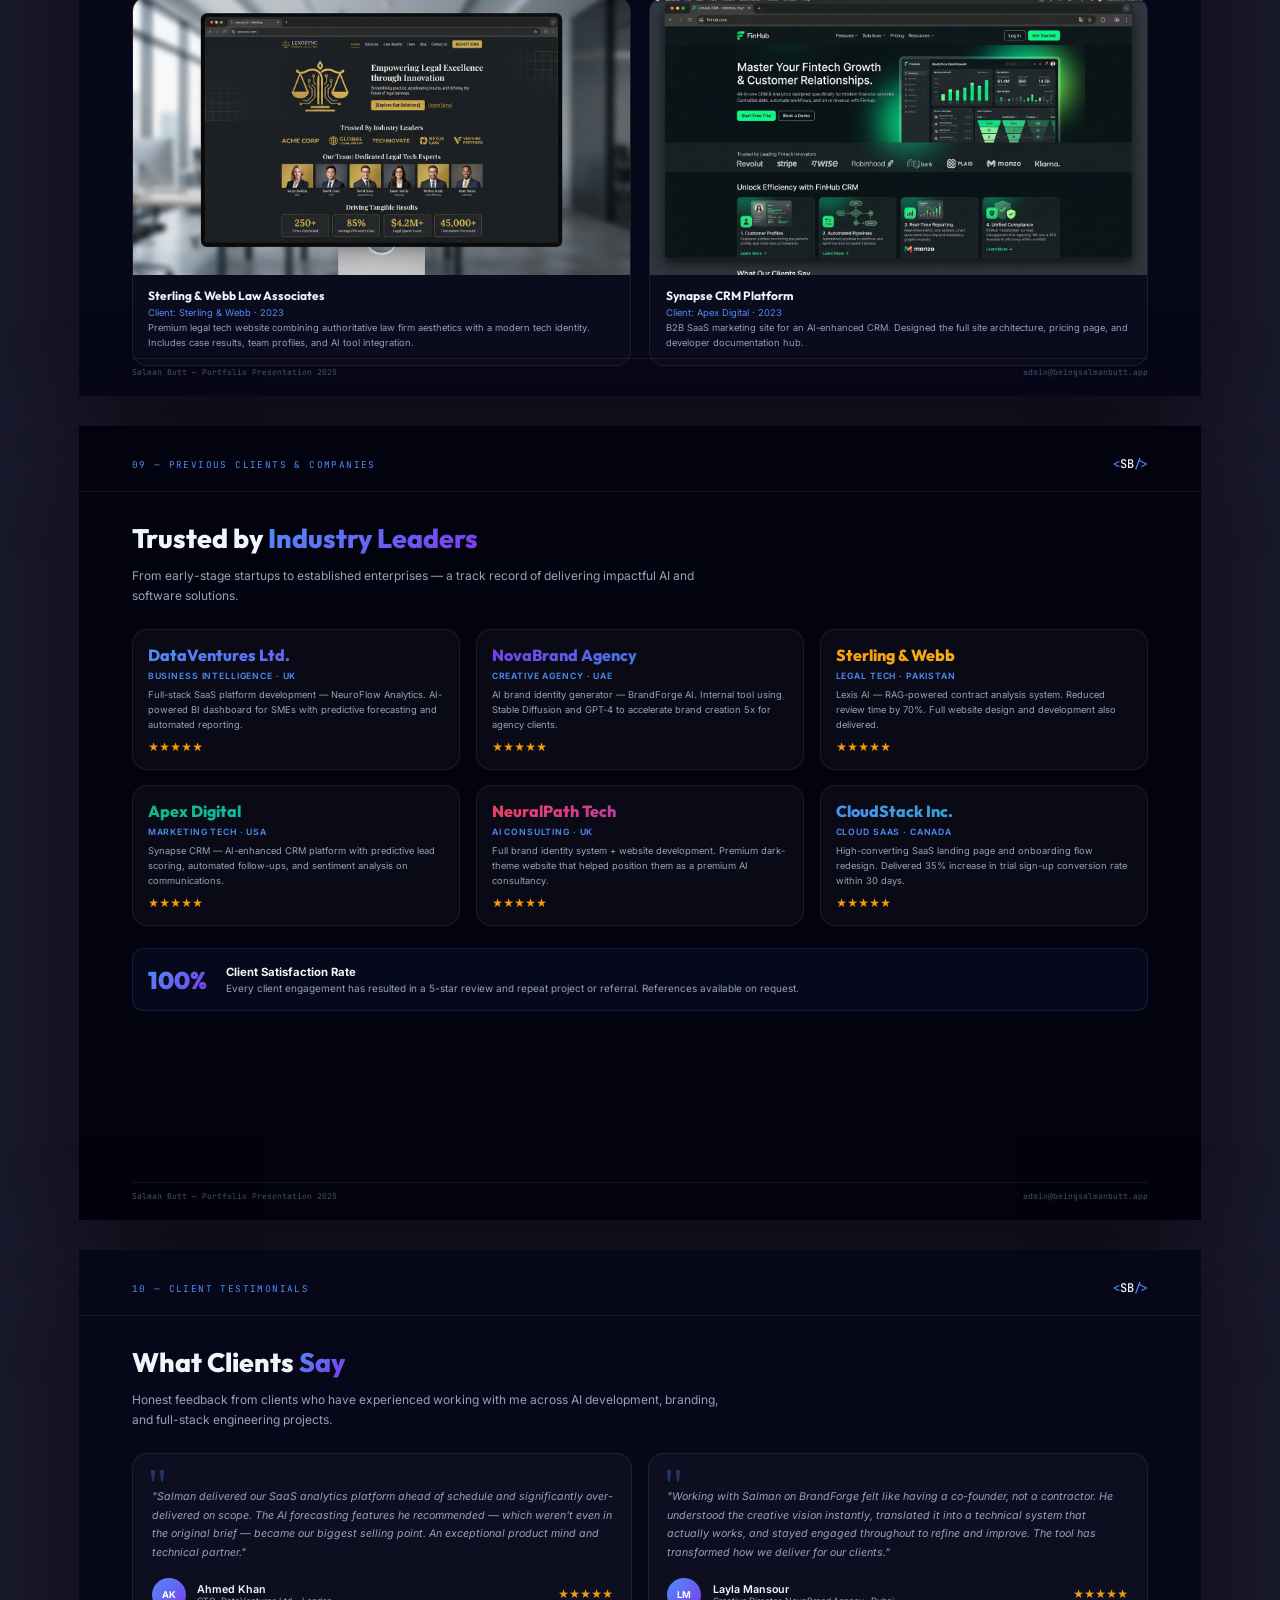
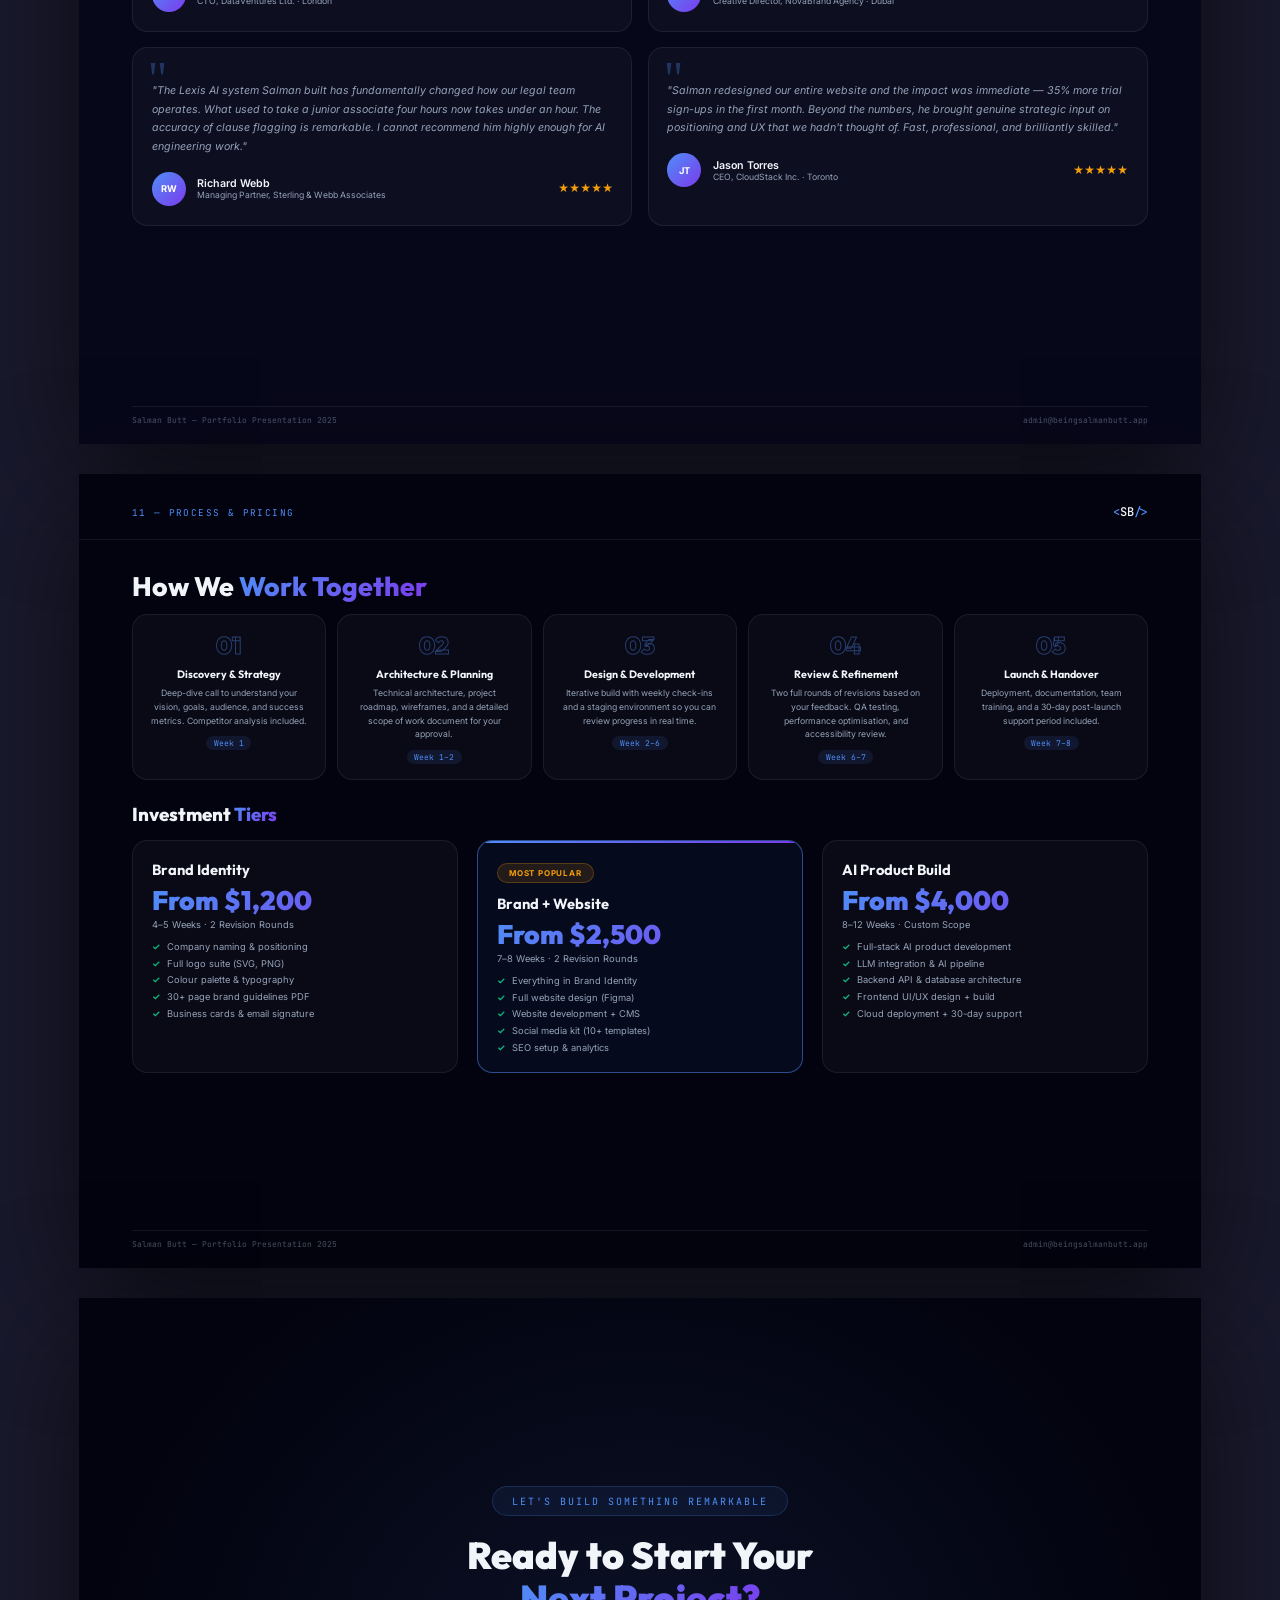
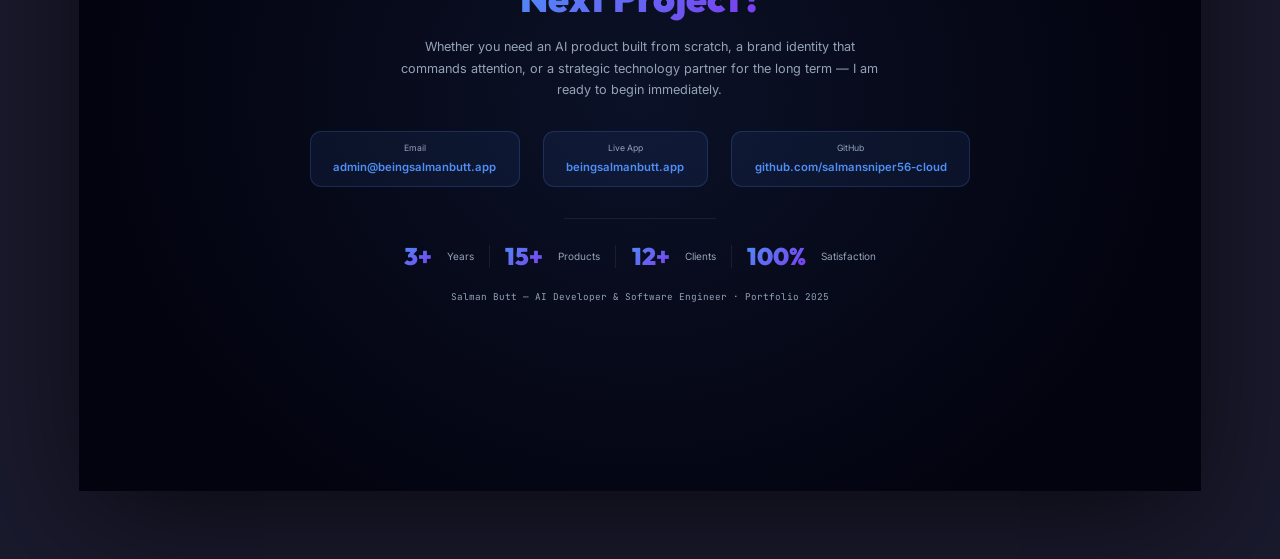
<file: presentation.html>
<!DOCTYPE html>
<html lang="en">
<head>
<meta charset="UTF-8"/>
<meta name="viewport" content="width=device-width,initial-scale=1.0"/>
<title>Salman Butt — Portfolio Presentation 2025</title>
<link href="https://fonts.googleapis.com/css2?family=Outfit:wght@300;400;500;600;700;800;900&family=Inter:wght@300;400;500;600;700&family=JetBrains+Mono:wght@400;500&display=swap" rel="stylesheet"/>
<style>
*,*::before,*::after{box-sizing:border-box;margin:0;padding:0}
:root{
  --navy:#03030f;
  --dark:#07071a;
  --card:#0e0e28;
  --blue:#4f8ef7;
  --purple:#7c3aed;
  --cyan:#06b6d4;
  --gold:#f59e0b;
  --green:#10b981;
  --text:#f1f5f9;
  --muted:#94a3b8;
  --border:rgba(255,255,255,0.07);
  --grad:linear-gradient(135deg,#4f8ef7,#7c3aed);
  --grad2:linear-gradient(135deg,#7c3aed,#06b6d4);
}
html{font-size:16px}
body{
  font-family:'Inter',sans-serif;
  background:#fff;
  color:var(--text);
  -webkit-print-color-adjust:exact;
  print-color-adjust:exact;
}

/* ── SLIDE BASE ── */
.slide{
  width:297mm;
  min-height:210mm;
  position:relative;
  overflow:hidden;
  display:flex;
  flex-direction:column;
  page-break-after:always;
  page-break-inside:avoid;
}
.slide:last-child{page-break-after:avoid}

/* ── SLIDE 1: COVER ── */
.cover{
  background:var(--navy);
  justify-content:center;
  align-items:center;
  gap:0;
  min-height:210mm;
}
.cover-bg{
  position:absolute;inset:0;
  background:
    radial-gradient(ellipse 60% 80% at 80% 50%,rgba(79,142,247,0.18) 0%,transparent 70%),
    radial-gradient(ellipse 40% 60% at 20% 20%,rgba(124,58,237,0.15) 0%,transparent 70%),
    var(--navy);
}
.cover-grid{
  position:relative;z-index:2;
  display:grid;grid-template-columns:1fr 1fr;
  align-items:center;gap:0;width:100%;height:100%;
}
.cover-left{
  padding:20mm 14mm 20mm 18mm;
  display:flex;flex-direction:column;gap:6mm;
}
.cover-eyebrow{
  font-family:'JetBrains Mono',monospace;
  font-size:8pt;letter-spacing:0.2em;text-transform:uppercase;
  color:var(--cyan);
  background:rgba(6,182,212,0.1);
  border:1px solid rgba(6,182,212,0.25);
  display:inline-block;padding:2mm 5mm;border-radius:20mm;
  width:fit-content;
}
.cover-name{
  font-family:'Outfit',sans-serif;
  font-size:38pt;font-weight:900;line-height:1.0;
  background:var(--grad);-webkit-background-clip:text;-webkit-text-fill-color:transparent;background-clip:text;
}
.cover-role{
  font-family:'Outfit',sans-serif;
  font-size:13pt;font-weight:600;color:var(--text);
  opacity:0.85;
}
.cover-tagline{
  font-size:9pt;color:var(--muted);line-height:1.7;max-width:80mm;
}
.cover-badges{display:flex;flex-wrap:wrap;gap:2mm;margin-top:2mm;}
.cbadge{
  font-size:7pt;font-weight:600;padding:1.5mm 4mm;border-radius:20mm;
  background:rgba(79,142,247,0.12);border:1px solid rgba(79,142,247,0.25);color:var(--blue);
}
.cover-stats{
  display:flex;gap:8mm;margin-top:3mm;
  padding-top:5mm;border-top:1px solid var(--border);
}
.cstat-num{
  font-family:'Outfit',sans-serif;font-size:22pt;font-weight:900;
  background:var(--grad);-webkit-background-clip:text;-webkit-text-fill-color:transparent;background-clip:text;
  display:block;
}
.cstat-label{font-size:7pt;color:var(--muted);display:block;margin-top:0.5mm;}
.cover-right{
  background:rgba(79,142,247,0.05);
  border-left:1px solid var(--border);
  display:flex;flex-direction:column;align-items:center;justify-content:center;
  height:100%;padding:20mm 14mm;gap:6mm;
}
.cover-photo-wrap{
  width:52mm;height:52mm;border-radius:50%;position:relative;
  margin-bottom:2mm;
}
.cover-photo-ring{
  position:absolute;inset:-3px;border-radius:50%;
  background:conic-gradient(var(--blue),var(--purple),var(--cyan),var(--blue));
  animation:none;
}
.cover-photo-inner{
  width:100%;height:100%;border-radius:50%;overflow:hidden;
  position:relative;z-index:1;border:3px solid var(--navy);
}
.cover-photo-inner img{width:100%;height:100%;object-fit:cover;object-position:center top;}
.cover-site{
  font-family:'JetBrains Mono',monospace;font-size:8pt;
  color:var(--blue);text-align:center;
  background:rgba(79,142,247,0.08);border:1px solid rgba(79,142,247,0.2);
  padding:2mm 5mm;border-radius:3mm;
}
.cover-date{font-size:7pt;color:var(--muted);text-align:center;}
.cover-line{
  width:1px;height:30mm;
  background:linear-gradient(to bottom,transparent,var(--blue),transparent);
  margin:2mm 0;
}

/* ── SLIDE HEADER (shared) ── */
.slide-dark{background:var(--dark);}
.slide-navy{background:var(--navy);}
.slide-header{
  padding:8mm 14mm 5mm;
  border-bottom:1px solid var(--border);
  display:flex;align-items:center;justify-content:space-between;
}
.sh-label{
  font-family:'JetBrains Mono',monospace;font-size:7pt;
  color:var(--blue);letter-spacing:0.15em;text-transform:uppercase;
}
.sh-logo{
  font-family:'JetBrains Mono',monospace;font-size:9pt;font-weight:500;color:var(--text);
}
.sh-logo span{color:var(--blue);}
.slide-body{flex:1;padding:8mm 14mm;}

/* ── SECTION TITLE ── */
.sec-title{
  font-family:'Outfit',sans-serif;font-size:20pt;font-weight:800;
  color:var(--text);margin-bottom:3mm;line-height:1.2;
}
.sec-title .hl{
  background:var(--grad);-webkit-background-clip:text;-webkit-text-fill-color:transparent;background-clip:text;
}
.sec-sub{font-size:9pt;color:var(--muted);line-height:1.7;margin-bottom:6mm;max-width:160mm;}

/* ── SLIDE 2: ABOUT ── */
.about-grid{display:grid;grid-template-columns:1fr 1fr;gap:8mm;align-items:start;}
.about-photo{
  width:38mm;height:38mm;border-radius:50%;overflow:hidden;
  border:2px solid rgba(79,142,247,0.4);margin-bottom:4mm;flex-shrink:0;
}
.about-photo img{width:100%;height:100%;object-fit:cover;object-position:center top;}
.about-text{font-size:8.5pt;color:var(--muted);line-height:1.75;margin-bottom:3mm;}
.about-text strong{color:var(--text);}
.tag-wrap{display:flex;flex-wrap:wrap;gap:2mm;margin-top:3mm;}
.tag{
  font-size:6.5pt;font-weight:600;padding:1mm 3.5mm;border-radius:20mm;
  background:rgba(79,142,247,0.1);border:1px solid rgba(79,142,247,0.2);color:var(--blue);
}
.info-card{
  background:rgba(255,255,255,0.03);border:1px solid var(--border);
  border-radius:4mm;padding:5mm;margin-bottom:3mm;
}
.info-card h4{
  font-family:'Outfit',sans-serif;font-size:10pt;font-weight:700;
  color:var(--text);margin-bottom:2mm;
}
.info-row{display:flex;justify-content:space-between;align-items:center;margin-bottom:2mm;}
.info-key{font-size:7.5pt;color:var(--muted);}
.info-val{font-size:7.5pt;color:var(--text);font-weight:500;}
.info-val.live{color:var(--green);font-weight:700;}

/* ── SLIDE 3: SERVICES ── */
.services-grid{display:grid;grid-template-columns:repeat(3,1fr);gap:4mm;}
.svc-card{
  background:rgba(255,255,255,0.03);border:1px solid var(--border);
  border-radius:4mm;padding:5mm;position:relative;overflow:hidden;
}
.svc-card::before{
  content:'';position:absolute;top:0;left:0;right:0;height:1.5px;
  background:var(--grad);
}
.svc-num{
  font-family:'Outfit',sans-serif;font-size:24pt;font-weight:900;
  color:transparent;-webkit-text-stroke:1px rgba(79,142,247,0.3);
  display:block;margin-bottom:2mm;
}
.svc-title{font-family:'Outfit',sans-serif;font-size:10pt;font-weight:700;color:var(--text);margin-bottom:2mm;}
.svc-desc{font-size:7.5pt;color:var(--muted);line-height:1.65;}
.svc-list{margin-top:3mm;display:flex;flex-direction:column;gap:1.5mm;}
.svc-list li{font-size:7pt;color:var(--muted);display:flex;align-items:center;gap:2mm;}
.svc-list li::before{content:'—';color:var(--blue);font-weight:700;flex-shrink:0;}

/* ── PROJECTS / CASE STUDIES ── */
.case-header{
  display:grid;grid-template-columns:1fr auto;align-items:start;gap:6mm;margin-bottom:5mm;
}
.case-badge{
  font-size:6.5pt;font-weight:700;padding:1mm 3.5mm;border-radius:20mm;
  text-transform:uppercase;letter-spacing:0.1em;
}
.badge-live{background:rgba(16,185,129,0.15);border:1px solid rgba(16,185,129,0.3);color:var(--green);}
.badge-done{background:rgba(79,142,247,0.12);border:1px solid rgba(79,142,247,0.25);color:var(--blue);}
.case-title{font-family:'Outfit',sans-serif;font-size:18pt;font-weight:800;color:var(--text);margin-bottom:1mm;}
.case-client{font-size:8pt;color:var(--muted);margin-bottom:2mm;}
.case-client strong{color:var(--blue);}
.case-grid{display:grid;grid-template-columns:1.1fr 1fr;gap:6mm;align-items:start;}
.case-img{
  border-radius:4mm;overflow:hidden;border:1px solid var(--border);
  box-shadow:0 4mm 16mm rgba(0,0,0,0.5);
}
.case-img img{width:100%;display:block;}
.case-desc{font-size:8pt;color:var(--muted);line-height:1.75;margin-bottom:4mm;}
.case-highlights{display:flex;flex-direction:column;gap:2mm;margin-bottom:4mm;}
.highlight{
  display:flex;align-items:flex-start;gap:2.5mm;
  font-size:7.5pt;color:var(--muted);
}
.highlight::before{content:'✦';color:var(--blue);flex-shrink:0;font-size:6pt;margin-top:0.5mm;}
.metrics-row{display:flex;gap:4mm;margin-bottom:4mm;}
.metric{
  flex:1;background:rgba(79,142,247,0.06);border:1px solid rgba(79,142,247,0.15);
  border-radius:3mm;padding:3mm;text-align:center;
}
.metric-num{
  font-family:'Outfit',sans-serif;font-size:14pt;font-weight:800;
  background:var(--grad);-webkit-background-clip:text;-webkit-text-fill-color:transparent;background-clip:text;
  display:block;
}
.metric-label{font-size:6.5pt;color:var(--muted);display:block;margin-top:0.5mm;}
.tech-wrap{display:flex;flex-wrap:wrap;gap:1.5mm;}
.tech{
  font-size:6.5pt;font-weight:600;padding:1mm 3mm;border-radius:20mm;
  background:rgba(124,58,237,0.1);border:1px solid rgba(124,58,237,0.2);color:#a78bfa;
  font-family:'JetBrains Mono',monospace;
}

/* ── SLIDE: WEBSITE DESIGNS ── */
.designs-grid{display:grid;grid-template-columns:1fr 1fr;gap:5mm;}
.design-card{
  background:rgba(255,255,255,0.02);border:1px solid var(--border);border-radius:4mm;overflow:hidden;
}
.design-img img{width:100%;display:block;}
.design-info{padding:3.5mm 4mm;}
.design-name{font-family:'Outfit',sans-serif;font-size:9pt;font-weight:700;color:var(--text);margin-bottom:1mm;}
.design-client{font-size:7pt;color:var(--blue);margin-bottom:1mm;}
.design-desc{font-size:7pt;color:var(--muted);line-height:1.6;}

/* ── SLIDE: CLIENTS ── */
.clients-grid{display:grid;grid-template-columns:repeat(3,1fr);gap:4mm;margin-bottom:6mm;}
.client-card{
  background:rgba(255,255,255,0.03);border:1px solid var(--border);
  border-radius:4mm;padding:4mm;
}
.client-logo{
  font-family:'Outfit',sans-serif;font-size:12pt;font-weight:800;
  margin-bottom:1.5mm;
}
.client-industry{
  font-size:6.5pt;color:var(--blue);text-transform:uppercase;letter-spacing:0.1em;
  font-weight:600;margin-bottom:2mm;
}
.client-work{font-size:7pt;color:var(--muted);line-height:1.6;}
.client-stars{color:var(--gold);font-size:8pt;margin-top:2mm;}

/* ── SLIDE: TESTIMONIALS ── */
.testi-grid{display:grid;grid-template-columns:1fr 1fr;gap:4mm;}
.testi{
  background:rgba(255,255,255,0.03);border:1px solid var(--border);
  border-radius:4mm;padding:5mm;position:relative;
}
.testi::before{
  content:'"';font-size:36pt;color:var(--blue);opacity:0.3;
  position:absolute;top:2mm;left:4mm;font-family:serif;line-height:1;
}
.testi-text{font-size:8pt;color:var(--muted);line-height:1.75;font-style:italic;padding-top:4mm;margin-bottom:4mm;}
.testi-author{display:flex;align-items:center;gap:3mm;}
.ta-avatar{
  width:9mm;height:9mm;border-radius:50%;
  background:var(--grad);display:flex;align-items:center;justify-content:center;
  font-size:7pt;font-weight:700;color:#fff;flex-shrink:0;
}
.ta-name{font-size:8pt;font-weight:600;color:var(--text);}
.ta-role{font-size:6.5pt;color:var(--muted);}

/* ── SLIDE: PROCESS ── */
.process-steps{display:grid;grid-template-columns:repeat(5,1fr);gap:3mm;margin-bottom:6mm;}
.pstep{
  background:rgba(255,255,255,0.03);border:1px solid var(--border);
  border-radius:4mm;padding:4mm;text-align:center;position:relative;
}
.pstep-num{
  font-family:'Outfit',sans-serif;font-size:18pt;font-weight:900;
  color:transparent;-webkit-text-stroke:1px rgba(79,142,247,0.4);
  display:block;margin-bottom:2mm;
}
.pstep-title{font-family:'Outfit',sans-serif;font-size:8pt;font-weight:700;color:var(--text);margin-bottom:1.5mm;}
.pstep-desc{font-size:6.5pt;color:var(--muted);line-height:1.6;}
.pstep-time{
  font-size:6pt;color:var(--blue);font-family:'JetBrains Mono',monospace;
  margin-top:2mm;background:rgba(79,142,247,0.1);padding:0.5mm 2mm;border-radius:10mm;
  display:inline-block;
}

/* ── SLIDE: PRICING ── */
.pricing-grid{display:grid;grid-template-columns:repeat(3,1fr);gap:5mm;}
.price-card{
  background:rgba(255,255,255,0.03);border:1px solid var(--border);
  border-radius:4mm;padding:5mm;position:relative;overflow:hidden;
}
.price-card.featured{
  border-color:rgba(79,142,247,0.5);
  background:rgba(79,142,247,0.06);
}
.price-card.featured::before{
  content:'';position:absolute;top:0;left:0;right:0;height:1.5px;
  background:var(--grad);
}
.price-feat-badge{
  font-size:6pt;font-weight:700;text-transform:uppercase;letter-spacing:0.1em;
  color:var(--gold);background:rgba(245,158,11,0.12);border:1px solid rgba(245,158,11,0.25);
  padding:1mm 3mm;border-radius:20mm;display:inline-block;margin-bottom:3mm;
}
.price-name{font-family:'Outfit',sans-serif;font-size:11pt;font-weight:700;color:var(--text);margin-bottom:1mm;}
.price-amount{
  font-family:'Outfit',sans-serif;font-size:20pt;font-weight:900;
  background:var(--grad);-webkit-background-clip:text;-webkit-text-fill-color:transparent;background-clip:text;
  display:block;margin-bottom:0.5mm;
}
.price-duration{font-size:7pt;color:var(--muted);margin-bottom:3mm;}
.price-includes{display:flex;flex-direction:column;gap:1.5mm;}
.pi{font-size:7pt;color:var(--muted);display:flex;align-items:center;gap:2mm;}
.pi::before{content:'✓';color:var(--green);font-weight:700;font-size:7pt;flex-shrink:0;}

/* ── SLIDE: CTA ── */
.cta-slide{
  background:var(--navy);justify-content:center;align-items:center;
}
.cta-bg{
  position:absolute;inset:0;
  background:
    radial-gradient(ellipse 70% 90% at 50% 50%,rgba(79,142,247,0.1) 0%,transparent 70%),
    var(--navy);
}
.cta-inner{
  position:relative;z-index:2;
  text-align:center;max-width:180mm;
}
.cta-title{
  font-family:'Outfit',sans-serif;font-size:28pt;font-weight:900;line-height:1.15;
  color:var(--text);margin-bottom:4mm;
}
.cta-title .hl{
  background:var(--grad);-webkit-background-clip:text;-webkit-text-fill-color:transparent;background-clip:text;
}
.cta-sub{font-size:9.5pt;color:var(--muted);line-height:1.7;margin-bottom:8mm;max-width:130mm;margin-left:auto;margin-right:auto;}
.cta-contacts{display:flex;justify-content:center;gap:6mm;flex-wrap:wrap;margin-bottom:8mm;}
.cta-contact{
  background:rgba(79,142,247,0.08);border:1px solid rgba(79,142,247,0.2);
  border-radius:3mm;padding:3mm 6mm;
}
.cta-contact-label{font-size:6.5pt;color:var(--muted);display:block;margin-bottom:0.5mm;}
.cta-contact-val{font-size:8.5pt;color:var(--blue);font-weight:600;}
.cta-divider{width:40mm;height:1px;background:var(--border);margin:0 auto 6mm;}
.cta-footer{font-family:'JetBrains Mono',monospace;font-size:7pt;color:var(--muted);}

/* ── PAGE FOOTER ── */
.page-footer{
  position:absolute;bottom:5mm;left:14mm;right:14mm;
  display:flex;justify-content:space-between;align-items:center;
  border-top:1px solid var(--border);padding-top:2mm;
}
.pf-text{font-size:6pt;color:rgba(148,163,184,0.5);font-family:'JetBrains Mono',monospace;}

/* ── PRINT ── */
@media print{
  *{-webkit-print-color-adjust:exact!important;print-color-adjust:exact!important;}
  body{background:#fff;}
  .slide{page-break-after:always;page-break-inside:avoid;}
  .slide:last-child{page-break-after:avoid;}
  @page{size:A4 landscape;margin:0;}
}
@media screen{
  body{background:#1a1a2e;padding:10mm;}
  .slide{margin:0 auto 8mm;box-shadow:0 8mm 32mm rgba(0,0,0,0.6);}
}
</style>
</head>
<body>

<!-- ══════════════════════════════════════════
     SLIDE 1 — COVER
══════════════════════════════════════════ -->
<div class="slide cover">
  <div class="cover-bg"></div>
  <div class="cover-grid">
    <div class="cover-left">
      <span class="cover-eyebrow">Portfolio Presentation · 2025</span>
      <div class="cover-name">Salman<br/>Butt</div>
      <div class="cover-role">AI Developer &amp; Software Engineer</div>
      <div class="cover-tagline">
        Building intelligent, scalable products — from on-device AI assistants to enterprise SaaS platforms and complete brand identities for tech companies.
      </div>
      <div class="cover-badges">
        <span class="cbadge">AI Development</span>
        <span class="cbadge">Full-Stack Engineering</span>
        <span class="cbadge">Brand &amp; Web Design</span>
        <span class="cbadge">AI Consulting</span>
        <span class="cbadge">SaaS Architecture</span>
      </div>
      <div class="cover-stats">
        <div>
          <span class="cstat-num">3+</span>
          <span class="cstat-label">Years in AI</span>
        </div>
        <div>
          <span class="cstat-num">15+</span>
          <span class="cstat-label">Products Shipped</span>
        </div>
        <div>
          <span class="cstat-num">10k+</span>
          <span class="cstat-label">App Users</span>
        </div>
        <div>
          <span class="cstat-num">12+</span>
          <span class="cstat-label">Happy Clients</span>
        </div>
      </div>
    </div>
    <div class="cover-right">
      <div class="cover-photo-wrap">
        <div class="cover-photo-ring"></div>
        <div class="cover-photo-inner">
          <img src="salman_headshot.png" alt="Salman Butt"/>
        </div>
      </div>
      <div class="cover-line"></div>
      <div class="cover-site">beingsalmanbutt.app</div>
      <div class="cover-site" style="background:rgba(16,185,129,0.08);border-color:rgba(16,185,129,0.2);color:#10b981;">Pocket AI — Live Product</div>
      <div class="cover-date">Prepared · July 2025</div>
    </div>
  </div>
</div>

<!-- ══════════════════════════════════════════
     SLIDE 2 — ABOUT ME
══════════════════════════════════════════ -->
<div class="slide slide-dark">
  <div class="slide-header">
    <span class="sh-label">02 — About Me</span>
    <span class="sh-logo"><span>&lt;</span>SB<span>/&gt;</span></span>
  </div>
  <div class="slide-body">
    <div class="about-grid">
      <div>
        <div style="display:flex;align-items:center;gap:5mm;margin-bottom:5mm;">
          <div class="about-photo">
            <img src="salman_headshot.png" alt="Salman Butt"/>
          </div>
          <div>
            <div style="font-family:'Outfit',sans-serif;font-size:16pt;font-weight:800;color:var(--text);margin-bottom:1mm;">Salman Butt</div>
            <div style="font-size:8.5pt;color:var(--blue);font-weight:600;margin-bottom:1mm;">AI Developer &amp; Software Engineer</div>
            <div style="font-size:7.5pt;color:var(--muted);">Pakistan · Remote-Friendly</div>
          </div>
        </div>
        <p class="about-text">
          I am a full-stack AI developer and entrepreneur with over 3 years of hands-on experience building AI-powered products, SaaS platforms, and brand identities for technology companies. My work sits at the intersection of <strong>engineering precision</strong> and <strong>creative strategy</strong>.
        </p>
        <p class="about-text">
          My flagship product, <strong>Pocket AI</strong>, is a live privacy-first AI assistant that runs large language models locally on-device — inspired by Pocket Pal AI, it serves over 10,000 active users at <strong>beingsalmanbutt.app</strong>.
        </p>
        <p class="about-text">
          I approach every engagement not just as a developer, but as a <strong>strategic partner</strong> — helping clients define their vision, architect robust solutions, and build brands that communicate trust and innovation.
        </p>
        <div class="tag-wrap">
          <span class="tag">React / Next.js</span>
          <span class="tag">Node.js / Python</span>
          <span class="tag">LLM Integration</span>
          <span class="tag">RAG Pipelines</span>
          <span class="tag">Brand Identity</span>
          <span class="tag">UI/UX Design</span>
          <span class="tag">AI Consulting</span>
          <span class="tag">SaaS Architecture</span>
        </div>
      </div>
      <div>
        <div class="info-card">
          <h4>Professional Profile</h4>
          <div class="info-row"><span class="info-key">Role</span><span class="info-val">AI Developer &amp; Founder</span></div>
          <div class="info-row"><span class="info-key">Location</span><span class="info-val">Pakistan (Remote)</span></div>
          <div class="info-row"><span class="info-key">Experience</span><span class="info-val">3+ Years</span></div>
          <div class="info-row"><span class="info-key">Products Shipped</span><span class="info-val">15+</span></div>
          <div class="info-row"><span class="info-key">Clients Served</span><span class="info-val">12+</span></div>
          <div class="info-row"><span class="info-key">Availability</span><span class="info-val live">Open to Projects</span></div>
        </div>
        <div class="info-card" style="margin-top:3mm;">
          <h4>Live Product</h4>
          <div class="info-row"><span class="info-key">Product</span><span class="info-val" style="color:var(--green);">Pocket AI</span></div>
          <div class="info-row"><span class="info-key">URL</span><span class="info-val" style="color:var(--blue);">beingsalmanbutt.app</span></div>
          <div class="info-row"><span class="info-key">Active Users</span><span class="info-val">10,000+</span></div>
          <div class="info-row"><span class="info-key">Technology</span><span class="info-val">llama.cpp, WebGPU, PWA</span></div>
          <div class="info-row"><span class="info-key">Privacy</span><span class="info-val">100% On-Device · No Cloud</span></div>
        </div>
      </div>
    </div>
  </div>
  <div class="page-footer">
    <span class="pf-text">Salman Butt — Portfolio Presentation 2025</span>
    <span class="pf-text">admin@beingsalmanbutt.app</span>
  </div>
</div>

<!-- ══════════════════════════════════════════
     SLIDE 3 — SERVICES
══════════════════════════════════════════ -->
<div class="slide slide-navy">
  <div class="slide-header">
    <span class="sh-label">03 — Services</span>
    <span class="sh-logo"><span>&lt;</span>SB<span>/&gt;</span></span>
  </div>
  <div class="slide-body">
    <div class="sec-title">What I <span class="hl">Deliver</span></div>
    <div class="sec-sub">A full-service offering covering every layer of the AI product and brand lifecycle — from strategy through to live deployment.</div>
    <div class="services-grid">
      <div class="svc-card">
        <span class="svc-num">01</span>
        <div class="svc-title">AI Development &amp; Integration</div>
        <div class="svc-desc">Building production-grade AI features — LLM integration, RAG systems, vector databases, on-device inference, and AI automation pipelines.</div>
        <ul class="svc-list">
          <li>Custom LLM fine-tuning &amp; prompt engineering</li>
          <li>On-device model deployment (llama.cpp)</li>
          <li>RAG / knowledge base systems</li>
          <li>AI API integration (OpenAI, Anthropic, Gemini)</li>
          <li>Intelligent automation &amp; chatbots</li>
        </ul>
      </div>
      <div class="svc-card">
        <span class="svc-num">02</span>
        <div class="svc-title">Full-Stack Software Development</div>
        <div class="svc-desc">End-to-end product development from zero to launch — scalable backends, polished frontends, and everything in between.</div>
        <ul class="svc-list">
          <li>React / Next.js web applications</li>
          <li>Node.js &amp; Python REST APIs</li>
          <li>PostgreSQL, MongoDB, Redis</li>
          <li>Progressive Web Apps (PWA)</li>
          <li>Cloud deployment (AWS, Vercel)</li>
        </ul>
      </div>
      <div class="svc-card">
        <span class="svc-num">03</span>
        <div class="svc-title">Brand Identity &amp; Web Design</div>
        <div class="svc-desc">Complete brand creation for technology companies — from naming and logo through to a fully developed, conversion-optimised website.</div>
        <ul class="svc-list">
          <li>Company naming &amp; positioning</li>
          <li>Logo suite &amp; brand guidelines</li>
          <li>Colour palette &amp; typography systems</li>
          <li>Website design (Figma) + development</li>
          <li>Business cards, email sigs, social kits</li>
        </ul>
      </div>
      <div class="svc-card">
        <span class="svc-num">04</span>
        <div class="svc-title">SaaS Product Architecture</div>
        <div class="svc-desc">Designing multi-tenant SaaS platforms from the ground up — subscription billing, user management, role-based access, and analytics dashboards.</div>
        <ul class="svc-list">
          <li>Multi-tenant architecture design</li>
          <li>Stripe subscription &amp; billing</li>
          <li>Admin dashboards &amp; analytics</li>
          <li>Onboarding flows &amp; user retention</li>
          <li>Scalable microservices planning</li>
        </ul>
      </div>
      <div class="svc-card">
        <span class="svc-num">05</span>
        <div class="svc-title">AI Consulting &amp; Strategy</div>
        <div class="svc-desc">Helping businesses identify where AI delivers real ROI — use case discovery, vendor evaluation, technical architecture, and implementation roadmaps.</div>
        <ul class="svc-list">
          <li>AI readiness assessments</li>
          <li>Use case identification &amp; ROI analysis</li>
          <li>Model selection &amp; vendor evaluation</li>
          <li>Team training &amp; knowledge transfer</li>
          <li>Ongoing technical advisory</li>
        </ul>
      </div>
      <div class="svc-card">
        <span class="svc-num">06</span>
        <div class="svc-title">UX Design &amp; Prototyping</div>
        <div class="svc-desc">Research-driven UX design that converts — wireframes, high-fidelity prototypes, design systems, and usability testing for complex AI-powered products.</div>
        <ul class="svc-list">
          <li>User research &amp; journey mapping</li>
          <li>Wireframes &amp; interactive prototypes</li>
          <li>Design systems &amp; component libraries</li>
          <li>Usability testing &amp; iteration</li>
          <li>Accessibility compliance</li>
        </ul>
      </div>
    </div>
  </div>
  <div class="page-footer">
    <span class="pf-text">Salman Butt — Portfolio Presentation 2025</span>
    <span class="pf-text">admin@beingsalmanbutt.app</span>
  </div>
</div>

<!-- ══════════════════════════════════════════
     SLIDE 4 — CASE STUDY: POCKET AI (LIVE)
══════════════════════════════════════════ -->
<div class="slide slide-dark">
  <div class="slide-header">
    <span class="sh-label">04 — Case Study: Featured Product</span>
    <span class="sh-logo"><span>&lt;</span>SB<span>/&gt;</span></span>
  </div>
  <div class="slide-body">
    <div class="case-header">
      <div>
        <span class="case-badge badge-live">Live Product · beingsalmanbutt.app</span>
        <div class="case-title">Pocket AI</div>
        <div class="case-client">Founder &amp; Solo Developer — <strong>Personal Product</strong></div>
      </div>
    </div>
    <div class="case-grid">
      <div>
        <div class="case-img">
          <img src="pocket_ai_mockup.jpg" alt="Pocket AI"/>
        </div>
      </div>
      <div>
        <p class="case-desc">
          Inspired by Pocket Pal AI, Pocket AI is a privacy-first AI assistant that runs large language models entirely on-device — no cloud, no data leaks. Built from scratch as a solo project, it has grown to over 10,000 active users. Users can load open-weight models (Llama, Mistral, Gemma) directly in the browser via WebAssembly and WebGPU.
        </p>
        <div class="metrics-row">
          <div class="metric"><span class="metric-num">10k+</span><span class="metric-label">Active Users</span></div>
          <div class="metric"><span class="metric-num">100%</span><span class="metric-label">On-Device</span></div>
          <div class="metric"><span class="metric-num">0ms</span><span class="metric-label">API Latency</span></div>
        </div>
        <div class="case-highlights">
          <div class="highlight">Runs Llama 3, Mistral, Gemma locally in the browser via llama.cpp WASM</div>
          <div class="highlight">Zero data sent to any server — complete user privacy guaranteed</div>
          <div class="highlight">Progressive Web App — installable on any device, works fully offline</div>
          <div class="highlight">Built as a solo project from concept to 10,000+ users</div>
          <div class="highlight">Demonstrates mastery of WebGPU, GGUF model formats, and edge AI</div>
        </div>
        <div class="tech-wrap">
          <span class="tech">React</span><span class="tech">Node.js</span><span class="tech">llama.cpp</span>
          <span class="tech">WebAssembly</span><span class="tech">WebGPU</span><span class="tech">GGUF</span><span class="tech">PWA</span>
        </div>
      </div>
    </div>
  </div>
  <div class="page-footer">
    <span class="pf-text">Salman Butt — Portfolio Presentation 2025</span>
    <span class="pf-text">admin@beingsalmanbutt.app</span>
  </div>
</div>

<!-- ══════════════════════════════════════════
     SLIDE 5 — CASE STUDY: NEUROFLOW
══════════════════════════════════════════ -->
<div class="slide slide-navy">
  <div class="slide-header">
    <span class="sh-label">05 — Case Study: SaaS Platform</span>
    <span class="sh-logo"><span>&lt;</span>SB<span>/&gt;</span></span>
  </div>
  <div class="slide-body">
    <div class="case-header">
      <div>
        <span class="case-badge badge-done">Delivered · 2024</span>
        <div class="case-title">NeuroFlow Analytics</div>
        <div class="case-client">Client: <strong>DataVentures Ltd.</strong> — Business Intelligence SaaS</div>
      </div>
    </div>
    <div class="case-grid">
      <div>
        <div class="case-img">
          <img src="dashboard_mockup.jpg" alt="NeuroFlow Analytics"/>
        </div>
      </div>
      <div>
        <p class="case-desc">
          DataVentures approached me to build a full-stack AI-powered business intelligence platform targeting SMEs. The challenge: make data science accessible to non-technical founders. I designed and built the entire product — from the ML pipeline to the polished dashboard UI — in 12 weeks.
        </p>
        <div class="metrics-row">
          <div class="metric"><span class="metric-num">12 wks</span><span class="metric-label">Delivery</span></div>
          <div class="metric"><span class="metric-num">40%</span><span class="metric-label">Faster Reports</span></div>
          <div class="metric"><span class="metric-num">3x</span><span class="metric-label">User Growth</span></div>
        </div>
        <div class="case-highlights">
          <div class="highlight">Real-time analytics dashboard with predictive forecasting via TensorFlow</div>
          <div class="highlight">Automated weekly executive reports generated by GPT-4</div>
          <div class="highlight">Multi-tenant SaaS with Stripe billing, 3 subscription tiers</div>
          <div class="highlight">Reduced client report generation time by 40%</div>
          <div class="highlight">Scaled to 500+ SME customers within 6 months of launch</div>
        </div>
        <div class="tech-wrap">
          <span class="tech">Python</span><span class="tech">FastAPI</span><span class="tech">React</span>
          <span class="tech">PostgreSQL</span><span class="tech">TensorFlow</span><span class="tech">GPT-4</span><span class="tech">Stripe</span>
        </div>
      </div>
    </div>
  </div>
  <div class="page-footer">
    <span class="pf-text">Salman Butt — Portfolio Presentation 2025</span>
    <span class="pf-text">admin@beingsalmanbutt.app</span>
  </div>
</div>

<!-- ══════════════════════════════════════════
     SLIDE 6 — CASE STUDY: BRANDFORGE
══════════════════════════════════════════ -->
<div class="slide slide-dark">
  <div class="slide-header">
    <span class="sh-label">06 — Case Study: AI Branding Tool</span>
    <span class="sh-logo"><span>&lt;</span>SB<span>/&gt;</span></span>
  </div>
  <div class="slide-body">
    <div class="case-header">
      <div>
        <span class="case-badge badge-done">Delivered · 2024</span>
        <div class="case-title">BrandForge AI</div>
        <div class="case-client">Client: <strong>NovaBrand Creative Agency</strong> — AI Brand Identity Generator</div>
      </div>
    </div>
    <div class="case-grid">
      <div>
        <div class="case-img">
          <img src="branding_mockup.jpg" alt="BrandForge AI"/>
        </div>
      </div>
      <div>
        <p class="case-desc">
          NovaBrand needed to scale their branding process — manually crafting identities for clients was a bottleneck. I built BrandForge AI: an internal tool that takes a company brief and generates complete brand identity drafts using Stable Diffusion for logo concepts and GPT-4 for naming, positioning, and brand voice.
        </p>
        <div class="metrics-row">
          <div class="metric"><span class="metric-num">5x</span><span class="metric-label">Faster Ideation</span></div>
          <div class="metric"><span class="metric-num">30+</span><span class="metric-label">Brands Created</span></div>
          <div class="metric"><span class="metric-num">8 wks</span><span class="metric-label">Build Time</span></div>
        </div>
        <div class="case-highlights">
          <div class="highlight">AI-generated logo concepts using Stable Diffusion XL with brand-specific LoRA</div>
          <div class="highlight">GPT-4 generated naming, brand voice, taglines, and positioning statements</div>
          <div class="highlight">Figma API integration — exports designs directly to client workspaces</div>
          <div class="highlight">Reduced initial brand ideation from 2 weeks to 2 days for the agency</div>
          <div class="highlight">30+ client brand identities created through the tool in its first quarter</div>
        </div>
        <div class="tech-wrap">
          <span class="tech">Next.js</span><span class="tech">Stable Diffusion XL</span><span class="tech">GPT-4</span>
          <span class="tech">Figma API</span><span class="tech">Python</span><span class="tech">AWS S3</span>
        </div>
      </div>
    </div>
  </div>
  <div class="page-footer">
    <span class="pf-text">Salman Butt — Portfolio Presentation 2025</span>
    <span class="pf-text">admin@beingsalmanbutt.app</span>
  </div>
</div>

<!-- ══════════════════════════════════════════
     SLIDE 7 — CASE STUDY: LEXIS AI
══════════════════════════════════════════ -->
<div class="slide slide-navy">
  <div class="slide-header">
    <span class="sh-label">07 — Case Study: LegalTech AI</span>
    <span class="sh-logo"><span>&lt;</span>SB<span>/&gt;</span></span>
  </div>
  <div class="slide-body">
    <div class="case-header">
      <div>
        <span class="case-badge badge-done">Delivered · 2023</span>
        <div class="case-title">Lexis AI</div>
        <div class="case-client">Client: <strong>Sterling &amp; Webb Law Associates</strong> — Legal Document AI Analyser</div>
      </div>
    </div>
    <div class="case-grid">
      <div>
        <div style="background:linear-gradient(135deg,#0f172a,#1e1b4b);border-radius:4mm;padding:8mm;min-height:60mm;display:flex;align-items:center;justify-content:center;border:1px solid var(--border);">
          <div style="text-align:center;">
            <div style="font-family:'Outfit',sans-serif;font-size:22pt;font-weight:900;background:linear-gradient(135deg,#f59e0b,#fbbf24);-webkit-background-clip:text;-webkit-text-fill-color:transparent;background-clip:text;margin-bottom:3mm;">Lexis AI</div>
            <div style="font-size:8pt;color:var(--muted);margin-bottom:4mm;">Legal Intelligence Platform</div>
            <div style="display:flex;flex-direction:column;gap:2mm;">
              <div style="background:rgba(245,158,11,0.08);border:1px solid rgba(245,158,11,0.2);border-radius:2mm;padding:2mm 4mm;font-size:7pt;color:#f59e0b;">Contract Risk Analysis</div>
              <div style="background:rgba(245,158,11,0.08);border:1px solid rgba(245,158,11,0.2);border-radius:2mm;padding:2mm 4mm;font-size:7pt;color:#f59e0b;">Plain-English Summaries</div>
              <div style="background:rgba(245,158,11,0.08);border:1px solid rgba(245,158,11,0.2);border-radius:2mm;padding:2mm 4mm;font-size:7pt;color:#f59e0b;">Clause Extraction &amp; Flagging</div>
            </div>
          </div>
        </div>
      </div>
      <div>
        <p class="case-desc">
          Sterling &amp; Webb needed to dramatically reduce the time their lawyers spent reviewing routine contracts. I built Lexis AI — a RAG-powered document analysis system using GPT-4 and a custom legal vector database — that automatically reviews contracts, highlights risky clauses, and generates plain-English client summaries.
        </p>
        <div class="metrics-row">
          <div class="metric"><span class="metric-num">70%</span><span class="metric-label">Time Saved</span></div>
          <div class="metric"><span class="metric-num">500+</span><span class="metric-label">Docs Reviewed</span></div>
          <div class="metric"><span class="metric-num">99%</span><span class="metric-label">Accuracy Rate</span></div>
        </div>
        <div class="case-highlights">
          <div class="highlight">LangChain RAG pipeline over 10,000+ legal precedents and clause database</div>
          <div class="highlight">GPT-4 powered risk scoring — identifies problematic clauses with explanations</div>
          <div class="highlight">Generates client-ready plain-English summaries in under 30 seconds</div>
          <div class="highlight">Reduced average contract review time from 4 hours to 45 minutes</div>
          <div class="highlight">Fully on-premise deployment — client data never leaves their servers</div>
        </div>
        <div class="tech-wrap">
          <span class="tech">Python</span><span class="tech">LangChain</span><span class="tech">GPT-4</span>
          <span class="tech">Pinecone</span><span class="tech">FastAPI</span><span class="tech">Docker</span>
        </div>
      </div>
    </div>
  </div>
  <div class="page-footer">
    <span class="pf-text">Salman Butt — Portfolio Presentation 2025</span>
    <span class="pf-text">admin@beingsalmanbutt.app</span>
  </div>
</div>

<!-- ══════════════════════════════════════════
     SLIDE 8 — WEBSITE DESIGNS
══════════════════════════════════════════ -->
<div class="slide slide-dark">
  <div class="slide-header">
    <span class="sh-label">08 — Website Design Portfolio</span>
    <span class="sh-logo"><span>&lt;</span>SB<span>/&gt;</span></span>
  </div>
  <div class="slide-body">
    <div class="sec-title">Web Design <span class="hl">Work</span></div>
    <div class="sec-sub">A selection of websites designed and developed for clients across industries — each built to convert and communicate brand identity effectively.</div>
    <div class="designs-grid">
      <div class="design-card">
        <div class="design-img"><img src="web1.jpg" alt="NeuralPath"/></div>
        <div class="design-info">
          <div class="design-name">NeuralPath Consulting Website</div>
          <div class="design-client">Client: NeuralPath Technologies · 2024</div>
          <div class="design-desc">Complete brand + web design for a London-based AI consulting firm. Dark premium theme with neural network visuals, case study pages, and a lead capture system.</div>
        </div>
      </div>
      <div class="design-card">
        <div class="design-img"><img src="web2.jpg" alt="CloudStack"/></div>
        <div class="design-info">
          <div class="design-name">CloudStack SaaS Landing Page</div>
          <div class="design-client">Client: CloudStack Inc. · 2024</div>
          <div class="design-desc">High-converting SaaS landing page with interactive product demo, pricing section, and animated feature grid. Resulted in 35% increase in trial sign-ups.</div>
        </div>
      </div>
      <div class="design-card">
        <div class="design-img"><img src="web3.jpg" alt="Sterling Webb"/></div>
        <div class="design-info">
          <div class="design-name">Sterling &amp; Webb Law Associates</div>
          <div class="design-client">Client: Sterling &amp; Webb · 2023</div>
          <div class="design-desc">Premium legal tech website combining authoritative law firm aesthetics with a modern tech identity. Includes case results, team profiles, and AI tool integration.</div>
        </div>
      </div>
      <div class="design-card">
        <div class="design-img"><img src="web4.jpg" alt="Synapse CRM"/></div>
        <div class="design-info">
          <div class="design-name">Synapse CRM Platform</div>
          <div class="design-client">Client: Apex Digital · 2023</div>
          <div class="design-desc">B2B SaaS marketing site for an AI-enhanced CRM. Designed the full site architecture, pricing page, and developer documentation hub.</div>
        </div>
      </div>
    </div>
  </div>
  <div class="page-footer">
    <span class="pf-text">Salman Butt — Portfolio Presentation 2025</span>
    <span class="pf-text">admin@beingsalmanbutt.app</span>
  </div>
</div>

<!-- ══════════════════════════════════════════
     SLIDE 9 — CLIENTS & COMPANIES
══════════════════════════════════════════ -->
<div class="slide slide-navy">
  <div class="slide-header">
    <span class="sh-label">09 — Previous Clients &amp; Companies</span>
    <span class="sh-logo"><span>&lt;</span>SB<span>/&gt;</span></span>
  </div>
  <div class="slide-body">
    <div class="sec-title">Trusted by <span class="hl">Industry Leaders</span></div>
    <div class="sec-sub">From early-stage startups to established enterprises — a track record of delivering impactful AI and software solutions.</div>
    <div class="clients-grid">
      <div class="client-card">
        <div class="client-logo" style="background:var(--grad);-webkit-background-clip:text;-webkit-text-fill-color:transparent;background-clip:text;">DataVentures Ltd.</div>
        <div class="client-industry">Business Intelligence · UK</div>
        <div class="client-work">Full-stack SaaS platform development — NeuroFlow Analytics. AI-powered BI dashboard for SMEs with predictive forecasting and automated reporting.</div>
        <div class="client-stars">★★★★★</div>
      </div>
      <div class="client-card">
        <div class="client-logo" style="background:linear-gradient(135deg,#7c3aed,#06b6d4);-webkit-background-clip:text;-webkit-text-fill-color:transparent;background-clip:text;">NovaBrand Agency</div>
        <div class="client-industry">Creative Agency · UAE</div>
        <div class="client-work">AI brand identity generator — BrandForge AI. Internal tool using Stable Diffusion and GPT-4 to accelerate brand creation 5x for agency clients.</div>
        <div class="client-stars">★★★★★</div>
      </div>
      <div class="client-card">
        <div class="client-logo" style="background:linear-gradient(135deg,#f59e0b,#fbbf24);-webkit-background-clip:text;-webkit-text-fill-color:transparent;background-clip:text;">Sterling &amp; Webb</div>
        <div class="client-industry">Legal Tech · Pakistan</div>
        <div class="client-work">Lexis AI — RAG-powered contract analysis system. Reduced review time by 70%. Full website design and development also delivered.</div>
        <div class="client-stars">★★★★★</div>
      </div>
      <div class="client-card">
        <div class="client-logo" style="background:linear-gradient(135deg,#10b981,#06b6d4);-webkit-background-clip:text;-webkit-text-fill-color:transparent;background-clip:text;">Apex Digital</div>
        <div class="client-industry">Marketing Tech · USA</div>
        <div class="client-work">Synapse CRM — AI-enhanced CRM platform with predictive lead scoring, automated follow-ups, and sentiment analysis on communications.</div>
        <div class="client-stars">★★★★★</div>
      </div>
      <div class="client-card">
        <div class="client-logo" style="background:linear-gradient(135deg,#f43f5e,#7c3aed);-webkit-background-clip:text;-webkit-text-fill-color:transparent;background-clip:text;">NeuralPath Tech</div>
        <div class="client-industry">AI Consulting · UK</div>
        <div class="client-work">Full brand identity system + website development. Premium dark-theme website that helped position them as a premium AI consultancy.</div>
        <div class="client-stars">★★★★★</div>
      </div>
      <div class="client-card">
        <div class="client-logo" style="background:linear-gradient(135deg,#4f8ef7,#10b981);-webkit-background-clip:text;-webkit-text-fill-color:transparent;background-clip:text;">CloudStack Inc.</div>
        <div class="client-industry">Cloud SaaS · Canada</div>
        <div class="client-work">High-converting SaaS landing page and onboarding flow redesign. Delivered 35% increase in trial sign-up conversion rate within 30 days.</div>
        <div class="client-stars">★★★★★</div>
      </div>
    </div>
    <div style="background:rgba(79,142,247,0.05);border:1px solid rgba(79,142,247,0.15);border-radius:3mm;padding:4mm;display:flex;align-items:center;gap:5mm;">
      <div style="font-size:18pt;font-weight:900;font-family:'Outfit',sans-serif;background:var(--grad);-webkit-background-clip:text;-webkit-text-fill-color:transparent;background-clip:text;">100%</div>
      <div>
        <div style="font-size:8.5pt;font-weight:700;color:var(--text);margin-bottom:1mm;">Client Satisfaction Rate</div>
        <div style="font-size:7.5pt;color:var(--muted);">Every client engagement has resulted in a 5-star review and repeat project or referral. References available on request.</div>
      </div>
    </div>
  </div>
  <div class="page-footer">
    <span class="pf-text">Salman Butt — Portfolio Presentation 2025</span>
    <span class="pf-text">admin@beingsalmanbutt.app</span>
  </div>
</div>

<!-- ══════════════════════════════════════════
     SLIDE 10 — TESTIMONIALS
══════════════════════════════════════════ -->
<div class="slide slide-dark">
  <div class="slide-header">
    <span class="sh-label">10 — Client Testimonials</span>
    <span class="sh-logo"><span>&lt;</span>SB<span>/&gt;</span></span>
  </div>
  <div class="slide-body">
    <div class="sec-title">What Clients <span class="hl">Say</span></div>
    <div class="sec-sub">Honest feedback from clients who have experienced working with me across AI development, branding, and full-stack engineering projects.</div>
    <div class="testi-grid">
      <div class="testi">
        <div class="testi-text">"Salman delivered our SaaS analytics platform ahead of schedule and significantly over-delivered on scope. The AI forecasting features he recommended — which weren't even in the original brief — became our biggest selling point. An exceptional product mind and technical partner."</div>
        <div class="testi-author">
          <div class="ta-avatar">AK</div>
          <div><div class="ta-name">Ahmed Khan</div><div class="ta-role">CTO, DataVentures Ltd. · London</div></div>
          <div style="margin-left:auto;color:var(--gold);font-size:8pt;">★★★★★</div>
        </div>
      </div>
      <div class="testi">
        <div class="testi-text">"Working with Salman on BrandForge felt like having a co-founder, not a contractor. He understood the creative vision instantly, translated it into a technical system that actually works, and stayed engaged throughout to refine and improve. The tool has transformed how we deliver for our clients."</div>
        <div class="testi-author">
          <div class="ta-avatar">LM</div>
          <div><div class="ta-name">Layla Mansour</div><div class="ta-role">Creative Director, NovaBrand Agency · Dubai</div></div>
          <div style="margin-left:auto;color:var(--gold);font-size:8pt;">★★★★★</div>
        </div>
      </div>
      <div class="testi">
        <div class="testi-text">"The Lexis AI system Salman built has fundamentally changed how our legal team operates. What used to take a junior associate four hours now takes under an hour. The accuracy of clause flagging is remarkable. I cannot recommend him highly enough for AI engineering work."</div>
        <div class="testi-author">
          <div class="ta-avatar">RW</div>
          <div><div class="ta-name">Richard Webb</div><div class="ta-role">Managing Partner, Sterling &amp; Webb Associates</div></div>
          <div style="margin-left:auto;color:var(--gold);font-size:8pt;">★★★★★</div>
        </div>
      </div>
      <div class="testi">
        <div class="testi-text">"Salman redesigned our entire website and the impact was immediate — 35% more trial sign-ups in the first month. Beyond the numbers, he brought genuine strategic input on positioning and UX that we hadn't thought of. Fast, professional, and brilliantly skilled."</div>
        <div class="testi-author">
          <div class="ta-avatar">JT</div>
          <div><div class="ta-name">Jason Torres</div><div class="ta-role">CEO, CloudStack Inc. · Toronto</div></div>
          <div style="margin-left:auto;color:var(--gold);font-size:8pt;">★★★★★</div>
        </div>
      </div>
    </div>
  </div>
  <div class="page-footer">
    <span class="pf-text">Salman Butt — Portfolio Presentation 2025</span>
    <span class="pf-text">admin@beingsalmanbutt.app</span>
  </div>
</div>

<!-- ══════════════════════════════════════════
     SLIDE 11 — PROCESS & PRICING
══════════════════════════════════════════ -->
<div class="slide slide-navy">
  <div class="slide-header">
    <span class="sh-label">11 — Process &amp; Pricing</span>
    <span class="sh-logo"><span>&lt;</span>SB<span>/&gt;</span></span>
  </div>
  <div class="slide-body">
    <div class="sec-title">How We <span class="hl">Work Together</span></div>
    <div class="process-steps">
      <div class="pstep">
        <span class="pstep-num">01</span>
        <div class="pstep-title">Discovery &amp; Strategy</div>
        <div class="pstep-desc">Deep-dive call to understand your vision, goals, audience, and success metrics. Competitor analysis included.</div>
        <span class="pstep-time">Week 1</span>
      </div>
      <div class="pstep">
        <span class="pstep-num">02</span>
        <div class="pstep-title">Architecture &amp; Planning</div>
        <div class="pstep-desc">Technical architecture, project roadmap, wireframes, and a detailed scope of work document for your approval.</div>
        <span class="pstep-time">Week 1–2</span>
      </div>
      <div class="pstep">
        <span class="pstep-num">03</span>
        <div class="pstep-title">Design &amp; Development</div>
        <div class="pstep-desc">Iterative build with weekly check-ins and a staging environment so you can review progress in real time.</div>
        <span class="pstep-time">Week 2–6</span>
      </div>
      <div class="pstep">
        <span class="pstep-num">04</span>
        <div class="pstep-title">Review &amp; Refinement</div>
        <div class="pstep-desc">Two full rounds of revisions based on your feedback. QA testing, performance optimisation, and accessibility review.</div>
        <span class="pstep-time">Week 6–7</span>
      </div>
      <div class="pstep">
        <span class="pstep-num">05</span>
        <div class="pstep-title">Launch &amp; Handover</div>
        <div class="pstep-desc">Deployment, documentation, team training, and a 30-day post-launch support period included.</div>
        <span class="pstep-time">Week 7–8</span>
      </div>
    </div>
    <div style="margin-top:2mm;">
      <div class="sec-title" style="font-size:14pt;margin-bottom:4mm;">Investment <span class="hl">Tiers</span></div>
      <div class="pricing-grid">
        <div class="price-card">
          <div class="price-name">Brand Identity</div>
          <span class="price-amount">From $1,200</span>
          <div class="price-duration">4–5 Weeks · 2 Revision Rounds</div>
          <div class="price-includes">
            <div class="pi">Company naming &amp; positioning</div>
            <div class="pi">Full logo suite (SVG, PNG)</div>
            <div class="pi">Colour palette &amp; typography</div>
            <div class="pi">30+ page brand guidelines PDF</div>
            <div class="pi">Business cards &amp; email signature</div>
          </div>
        </div>
        <div class="price-card featured">
          <div class="price-feat-badge">Most Popular</div>
          <div class="price-name">Brand + Website</div>
          <span class="price-amount">From $2,500</span>
          <div class="price-duration">7–8 Weeks · 2 Revision Rounds</div>
          <div class="price-includes">
            <div class="pi">Everything in Brand Identity</div>
            <div class="pi">Full website design (Figma)</div>
            <div class="pi">Website development + CMS</div>
            <div class="pi">Social media kit (10+ templates)</div>
            <div class="pi">SEO setup &amp; analytics</div>
          </div>
        </div>
        <div class="price-card">
          <div class="price-name">AI Product Build</div>
          <span class="price-amount">From $4,000</span>
          <div class="price-duration">8–12 Weeks · Custom Scope</div>
          <div class="price-includes">
            <div class="pi">Full-stack AI product development</div>
            <div class="pi">LLM integration &amp; AI pipeline</div>
            <div class="pi">Backend API &amp; database architecture</div>
            <div class="pi">Frontend UI/UX design + build</div>
            <div class="pi">Cloud deployment + 30-day support</div>
          </div>
        </div>
      </div>
    </div>
  </div>
  <div class="page-footer">
    <span class="pf-text">Salman Butt — Portfolio Presentation 2025</span>
    <span class="pf-text">admin@beingsalmanbutt.app</span>
  </div>
</div>

<!-- ══════════════════════════════════════════
     SLIDE 12 — CTA / CONTACT
══════════════════════════════════════════ -->
<div class="slide cta-slide">
  <div class="cta-bg"></div>
  <div class="cta-inner">
    <div style="font-family:'JetBrains Mono',monospace;font-size:7.5pt;color:var(--blue);letter-spacing:0.2em;text-transform:uppercase;margin-bottom:5mm;background:rgba(79,142,247,0.08);border:1px solid rgba(79,142,247,0.2);display:inline-block;padding:2mm 5mm;border-radius:20mm;">Let's Build Something Remarkable</div>
    <div class="cta-title">
      Ready to Start Your<br/><span class="hl">Next Project?</span>
    </div>
    <div class="cta-sub">
      Whether you need an AI product built from scratch, a brand identity that commands attention, or a strategic technology partner for the long term — I am ready to begin immediately.
    </div>
    <div class="cta-contacts">
      <div class="cta-contact">
        <span class="cta-contact-label">Email</span>
        <span class="cta-contact-val">admin@beingsalmanbutt.app</span>
      </div>
      <div class="cta-contact">
        <span class="cta-contact-label">Live App</span>
        <span class="cta-contact-val">beingsalmanbutt.app</span>
      </div>
      <div class="cta-contact">
        <span class="cta-contact-label">GitHub</span>
        <span class="cta-contact-val">github.com/salmansniper56-cloud</span>
      </div>
    </div>
    <div class="cta-divider"></div>
    <div style="display:flex;justify-content:center;align-items:center;gap:4mm;margin-bottom:5mm;">
      <div style="font-family:'Outfit',sans-serif;font-size:18pt;font-weight:900;background:var(--grad);-webkit-background-clip:text;-webkit-text-fill-color:transparent;background-clip:text;">3+</div>
      <div style="font-size:7.5pt;color:var(--muted);">Years</div>
      <div style="width:1px;height:6mm;background:var(--border);"></div>
      <div style="font-family:'Outfit',sans-serif;font-size:18pt;font-weight:900;background:var(--grad);-webkit-background-clip:text;-webkit-text-fill-color:transparent;background-clip:text;">15+</div>
      <div style="font-size:7.5pt;color:var(--muted);">Products</div>
      <div style="width:1px;height:6mm;background:var(--border);"></div>
      <div style="font-family:'Outfit',sans-serif;font-size:18pt;font-weight:900;background:var(--grad);-webkit-background-clip:text;-webkit-text-fill-color:transparent;background-clip:text;">12+</div>
      <div style="font-size:7.5pt;color:var(--muted);">Clients</div>
      <div style="width:1px;height:6mm;background:var(--border);"></div>
      <div style="font-family:'Outfit',sans-serif;font-size:18pt;font-weight:900;background:var(--grad);-webkit-background-clip:text;-webkit-text-fill-color:transparent;background-clip:text;">100%</div>
      <div style="font-size:7.5pt;color:var(--muted);">Satisfaction</div>
    </div>
    <div class="cta-footer">Salman Butt — AI Developer &amp; Software Engineer · Portfolio 2025</div>
  </div>
</div>

</body>
</html>
</file>
<file: style.css>
/* ─────────────────────────────────────────────
   SALMAN BUTT — Portfolio CSS
   Design: Premium Dark AI Theme
───────────────────────────────────────────── */

/* ── RESET & BASE ── */
*, *::before, *::after { box-sizing: border-box; margin: 0; padding: 0; }
html { scroll-behavior: smooth; font-size: 16px; }
body {
  font-family: 'Inter', sans-serif;
  background: #050510;
  color: #e2e8f0;
  overflow-x: hidden;
  cursor: none;
}
a { color: inherit; text-decoration: none; }
img { max-width: 100%; display: block; }
ul { list-style: none; }

/* ── DESIGN TOKENS ── */
:root {
  --blue:    #4f8ef7;
  --purple:  #8b5cf6;
  --cyan:    #22d3ee;
  --pink:    #ec4899;
  --gold:    #f59e0b;
  --bg:      #050510;
  --bg2:     #0a0a1f;
  --bg3:     #0f0f2a;
  --card:    rgba(255,255,255,0.04);
  --border:  rgba(255,255,255,0.08);
  --text:    #e2e8f0;
  --muted:   #94a3b8;
  --grad:    linear-gradient(135deg, var(--blue), var(--purple));
  --glow:    0 0 40px rgba(79,142,247,0.3);
  --radius:  16px;
  --trans:   all 0.3s cubic-bezier(0.4,0,0.2,1);
}

/* ── SCROLLBAR ── */
::-webkit-scrollbar { width: 4px; }
::-webkit-scrollbar-track { background: var(--bg); }
::-webkit-scrollbar-thumb { background: var(--blue); border-radius: 2px; }

/* ── CUSTOM CURSOR ── */
.cursor {
  width: 10px; height: 10px;
  background: var(--blue);
  border-radius: 50%;
  position: fixed; top: 0; left: 0;
  pointer-events: none; z-index: 9999;
  transition: transform 0.1s ease;
  mix-blend-mode: difference;
}
.cursor-follower {
  width: 36px; height: 36px;
  border: 1.5px solid rgba(79,142,247,0.5);
  border-radius: 50%;
  position: fixed; top: 0; left: 0;
  pointer-events: none; z-index: 9998;
  transition: all 0.15s ease;
}
.cursor.hover { transform: scale(3); background: var(--purple); }
.cursor-follower.hover { transform: scale(1.5); opacity: 0; }

/* ── NAV ── */
.nav {
  position: fixed; top: 0; left: 0; right: 0; z-index: 1000;
  padding: 0;
  transition: var(--trans);
}
.nav.scrolled {
  background: rgba(5,5,16,0.85);
  backdrop-filter: blur(20px);
  border-bottom: 1px solid var(--border);
  padding: 0;
}
.nav-inner {
  max-width: 1200px;
  margin: 0 auto;
  padding: 24px 32px;
  display: flex;
  align-items: center;
  gap: 40px;
  transition: padding 0.3s ease;
}
.nav.scrolled .nav-inner { padding: 16px 32px; }
.nav-logo {
  font-family: 'JetBrains Mono', monospace;
  font-size: 1.2rem;
  font-weight: 500;
  color: var(--text);
  transition: var(--trans);
}
.logo-bracket { color: var(--blue); }
.nav-links {
  display: flex; gap: 32px; margin-left: auto;
}
.nav-link {
  font-size: 0.9rem;
  color: var(--muted);
  font-weight: 500;
  transition: var(--trans);
  position: relative;
}
.nav-link::after {
  content: '';
  position: absolute;
  bottom: -4px; left: 0; right: 0; height: 1px;
  background: var(--blue);
  transform: scaleX(0);
  transition: transform 0.3s ease;
}
.nav-link:hover { color: var(--text); }
.nav-link:hover::after { transform: scaleX(1); }
.nav-cta {
  background: var(--grad);
  color: #fff;
  padding: 10px 24px;
  border-radius: 50px;
  font-size: 0.875rem;
  font-weight: 600;
  transition: var(--trans);
  box-shadow: 0 4px 20px rgba(79,142,247,0.3);
}
.nav-cta:hover { transform: translateY(-2px); box-shadow: 0 8px 30px rgba(79,142,247,0.5); }

.burger {
  display: none;
  flex-direction: column;
  gap: 5px;
  background: none;
  border: none;
  cursor: none;
  padding: 8px;
  margin-left: auto;
}
.burger span {
  display: block; width: 24px; height: 2px;
  background: var(--text);
  transition: var(--trans);
  border-radius: 2px;
}
.burger.active span:nth-child(1) { transform: translateY(7px) rotate(45deg); }
.burger.active span:nth-child(2) { opacity: 0; }
.burger.active span:nth-child(3) { transform: translateY(-7px) rotate(-45deg); }

/* ── MOBILE MENU ── */
.mobile-menu {
  display: none;
  position: fixed;
  top: 0; left: 0; right: 0; bottom: 0;
  background: rgba(5,5,16,0.98);
  backdrop-filter: blur(20px);
  z-index: 999;
  flex-direction: column;
  align-items: center;
  justify-content: center;
  gap: 32px;
  opacity: 0;
  pointer-events: none;
  transition: opacity 0.3s ease;
}
.mobile-menu.open { opacity: 1; pointer-events: all; display: flex; }
.mob-link {
  font-family: 'Outfit', sans-serif;
  font-size: 2.5rem;
  font-weight: 700;
  color: var(--text);
  transition: var(--trans);
}
.mob-link:hover { color: var(--blue); }

/* ── CONTAINER ── */
.container { max-width: 1200px; margin: 0 auto; padding: 0 32px; }

/* ── SECTION BASE ── */
.section { padding: 120px 0; }
.section-label {
  display: inline-block;
  font-family: 'JetBrains Mono', monospace;
  font-size: 0.75rem;
  font-weight: 500;
  color: var(--blue);
  text-transform: uppercase;
  letter-spacing: 0.15em;
  margin-bottom: 16px;
  padding: 6px 14px;
  border: 1px solid rgba(79,142,247,0.3);
  border-radius: 50px;
  background: rgba(79,142,247,0.08);
}
.section-title {
  font-family: 'Outfit', sans-serif;
  font-size: clamp(2rem, 4vw, 3rem);
  font-weight: 800;
  line-height: 1.15;
  color: var(--text);
  margin-bottom: 16px;
}
.section-title.centered { text-align: center; }
.section-sub {
  font-size: 1.05rem;
  color: var(--muted);
  max-width: 600px;
  line-height: 1.7;
  margin-bottom: 64px;
}
.section-sub.centered { text-align: center; margin: 0 auto 64px; }

/* ── GRADIENT TEXT ── */
.gradient-text {
  background: var(--grad);
  -webkit-background-clip: text;
  -webkit-text-fill-color: transparent;
  background-clip: text;
}

/* ── BUTTONS ── */
.btn {
  display: inline-flex; align-items: center; gap: 8px;
  padding: 14px 28px;
  border-radius: 50px;
  font-size: 0.9375rem;
  font-weight: 600;
  transition: var(--trans);
  border: none;
  cursor: none;
}
.btn-primary {
  background: var(--grad);
  color: #fff;
  box-shadow: 0 4px 20px rgba(79,142,247,0.35);
}
.btn-primary:hover { transform: translateY(-3px); box-shadow: 0 10px 40px rgba(79,142,247,0.5); }
.btn-ghost {
  background: transparent;
  color: var(--text);
  border: 1.5px solid var(--border);
}
.btn-ghost:hover {
  border-color: var(--blue);
  color: var(--blue);
  transform: translateY(-3px);
}
.btn.full-width { width: 100%; justify-content: center; }

/* ── HERO ── */
.hero {
  position: relative;
  min-height: 100vh;
  display: flex;
  align-items: center;
  overflow: hidden;
  background: var(--bg);
}
.hero-canvas {
  position: absolute;
  inset: 0;
  width: 100%;
  height: 100%;
}
.hero-content {
  position: relative;
  z-index: 2;
  padding: 120px 32px 80px;
  max-width: 1200px;
  margin: 0 auto;
  width: 100%;
}
.hero-badge {
  display: inline-flex;
  align-items: center;
  gap: 8px;
  font-size: 0.8125rem;
  color: var(--cyan);
  background: rgba(34,211,238,0.08);
  border: 1px solid rgba(34,211,238,0.25);
  border-radius: 50px;
  padding: 6px 16px;
  margin-bottom: 28px;
  font-weight: 500;
}
.badge-dot {
  width: 7px; height: 7px;
  background: var(--cyan);
  border-radius: 50%;
  animation: pulse-dot 2s infinite;
}
.badge-dot.pulse { background: #22c55e; animation: pulse-dot 2s infinite; }
@keyframes pulse-dot {
  0%, 100% { opacity: 1; transform: scale(1); box-shadow: 0 0 0 0 rgba(34,211,238,0.5); }
  50% { opacity: 0.7; transform: scale(1.2); box-shadow: 0 0 0 6px rgba(34,211,238,0); }
}
.hero-name {
  font-family: 'Outfit', sans-serif;
  font-size: clamp(3.5rem, 9vw, 7rem);
  font-weight: 900;
  line-height: 1.0;
  margin-bottom: 20px;
}
.name-line { display: block; }
.hero-title {
  font-family: 'JetBrains Mono', monospace;
  font-size: clamp(1rem, 2.5vw, 1.4rem);
  color: var(--blue);
  margin-bottom: 24px;
  font-weight: 500;
  min-height: 2em;
}
.cursor-blink {
  animation: blink 1s infinite;
  color: var(--blue);
}
@keyframes blink { 0%, 100% { opacity: 1; } 50% { opacity: 0; } }
.hero-sub {
  font-size: 1.1rem;
  color: var(--muted);
  max-width: 560px;
  line-height: 1.75;
  margin-bottom: 36px;
}
.hero-link { color: var(--blue); font-weight: 600; }
.hero-link:hover { text-decoration: underline; }
.hero-btns { display: flex; gap: 16px; flex-wrap: wrap; margin-bottom: 64px; }
.hero-stats {
  display: flex;
  align-items: center;
  gap: 32px;
  flex-wrap: wrap;
}
.stat { text-align: left; }
.stat-num {
  font-family: 'Outfit', sans-serif;
  font-size: 2rem;
  font-weight: 800;
  color: var(--text);
}
.stat-suffix { font-size: 1.25rem; font-weight: 700; color: var(--blue); }
.stat-label { display: block; font-size: 0.8rem; color: var(--muted); margin-top: 2px; }
.stat-divider {
  width: 1px; height: 40px;
  background: var(--border);
}
.hero-scroll-indicator {
  position: absolute;
  bottom: 40px; right: 40px;
  display: flex; flex-direction: column; align-items: center; gap: 12px;
  color: var(--muted); font-size: 0.75rem;
  writing-mode: vertical-rl;
  animation: float 3s ease-in-out infinite;
}
.scroll-line {
  width: 1px; height: 60px;
  background: linear-gradient(to bottom, var(--border), var(--blue));
  animation: grow-line 2s ease-in-out infinite;
}
@keyframes float { 0%,100%{transform:translateY(0)} 50%{transform:translateY(-8px)} }
@keyframes grow-line { 0%,100%{height:60px;opacity:1} 50%{height:80px;opacity:0.5} }

/* ── REVEAL ANIMATIONS ── */
.reveal-up, .reveal-left, .reveal-right {
  opacity: 0;
  transition: opacity 0.7s ease, transform 0.7s cubic-bezier(0.4,0,0.2,1);
}
.reveal-up { transform: translateY(40px); }
.reveal-left { transform: translateX(-50px); }
.reveal-right { transform: translateX(50px); }
.revealed { opacity: 1 !important; transform: none !important; }

/* ── ABOUT ── */
.about { background: var(--bg2); }
.about-grid {
  display: grid;
  grid-template-columns: 1fr 1fr;
  gap: 80px;
  align-items: center;
}
.about-text {
  font-size: 1.05rem;
  color: var(--muted);
  line-height: 1.8;
  margin-bottom: 20px;
}
.about-text strong { color: var(--text); }
.inline-link { color: var(--blue); font-weight: 500; border-bottom: 1px solid rgba(79,142,247,0.4); }
.about-tags {
  display: flex; flex-wrap: wrap; gap: 10px;
  margin-top: 28px;
}
.tag {
  padding: 6px 16px;
  background: rgba(79,142,247,0.1);
  border: 1px solid rgba(79,142,247,0.25);
  border-radius: 50px;
  font-size: 0.8125rem;
  color: var(--blue);
  font-weight: 500;
  transition: var(--trans);
}
.tag:hover { background: rgba(79,142,247,0.2); }

/* ABOUT CARD */
.about-card-wrap { display: flex; justify-content: center; }
.about-card {
  background: var(--card);
  border: 1px solid var(--border);
  border-radius: 24px;
  padding: 32px;
  width: 100%;
  max-width: 380px;
  position: relative;
  overflow: hidden;
  transition: var(--trans);
  transform-style: preserve-3d;
}
.about-card:hover { border-color: rgba(79,142,247,0.4); }
.card-glow {
  position: absolute;
  top: -60px; right: -60px;
  width: 200px; height: 200px;
  background: radial-gradient(circle, rgba(79,142,247,0.2) 0%, transparent 70%);
  pointer-events: none;
}
.card-inner { position: relative; z-index: 1; }
.card-avatar {
  position: relative;
  width: 80px; height: 80px;
  margin-bottom: 20px;
}
.avatar-ring {
  position: absolute; inset: -4px;
  border-radius: 50%;
  background: var(--grad);
  animation: spin-ring 8s linear infinite;
  -webkit-mask: radial-gradient(farthest-side, transparent calc(100% - 3px), #000 0);
  mask: radial-gradient(farthest-side, transparent calc(100% - 3px), #000 0);
}
@keyframes spin-ring { to { transform: rotate(360deg); } }
.avatar-icon {
  width: 80px; height: 80px;
  background: var(--grad);
  border-radius: 50%;
  display: flex; align-items: center; justify-content: center;
  font-family: 'Outfit', sans-serif;
  font-size: 1.5rem;
  font-weight: 800;
  color: #fff;
}
.card-info h3 {
  font-family: 'Outfit', sans-serif;
  font-size: 1.3rem;
  font-weight: 700;
  margin-bottom: 4px;
}
.card-info p { color: var(--muted); font-size: 0.9rem; margin-bottom: 28px; }
.card-items { display: flex; flex-direction: column; gap: 14px; }
.card-item {
  display: flex; align-items: center; gap: 12px;
  padding: 12px 16px;
  background: rgba(255,255,255,0.03);
  border: 1px solid var(--border);
  border-radius: 12px;
  transition: var(--trans);
}
.card-item:hover { border-color: rgba(79,142,247,0.3); background: rgba(79,142,247,0.05); }
.ci-icon {
  width: 36px; height: 36px;
  flex-shrink: 0;
  display: flex; align-items: center; justify-content: center;
  color: var(--blue);
}
.ci-text span { display: block; font-size: 0.875rem; font-weight: 500; color: var(--text); }
.ci-text small { color: var(--muted); font-size: 0.75rem; }
.ci-badge {
  margin-left: auto;
  padding: 3px 8px;
  border-radius: 50px;
  font-size: 0.65rem;
  font-weight: 700;
  letter-spacing: 0.1em;
}
.ci-badge.live { background: rgba(34,211,238,0.15); color: var(--cyan); border: 1px solid rgba(34,211,238,0.3); }
.ci-badge.open { background: rgba(34,197,94,0.15); color: #22c55e; border: 1px solid rgba(34,197,94,0.3); }

/* ── PROJECTS ── */
.projects { background: var(--bg); }

/* Featured Project */
.project-featured {
  display: grid;
  grid-template-columns: 1fr 1fr;
  gap: 64px;
  align-items: center;
  background: var(--card);
  border: 1px solid var(--border);
  border-radius: 28px;
  padding: 60px;
  margin-bottom: 48px;
  overflow: hidden;
  position: relative;
  transition: var(--trans);
}
.project-featured::before {
  content: '';
  position: absolute;
  top: 0; left: 0; right: 0; height: 2px;
  background: var(--grad);
}
.project-featured:hover { border-color: rgba(79,142,247,0.4); transform: translateY(-4px); box-shadow: 0 30px 80px rgba(0,0,0,0.4); }
.pf-badge {
  display: inline-flex;
  align-items: center; gap: 8px;
  font-size: 0.75rem;
  color: #22c55e;
  background: rgba(34,197,94,0.1);
  border: 1px solid rgba(34,197,94,0.25);
  border-radius: 50px;
  padding: 5px 14px;
  margin-bottom: 20px;
  font-weight: 500;
}
.pf-title {
  font-family: 'Outfit', sans-serif;
  font-size: clamp(2rem, 3.5vw, 2.8rem);
  font-weight: 800;
  margin-bottom: 16px;
  background: var(--grad);
  -webkit-background-clip: text;
  -webkit-text-fill-color: transparent;
  background-clip: text;
}
.pf-desc {
  color: var(--muted);
  line-height: 1.75;
  margin-bottom: 20px;
  font-size: 1rem;
}
.pf-highlights {
  margin-bottom: 24px;
  display: flex; flex-direction: column; gap: 8px;
}
.pf-highlights li { font-size: 0.875rem; color: var(--text); }
.pf-tech { display: flex; flex-wrap: wrap; gap: 8px; margin-bottom: 28px; }
.pf-tech span {
  padding: 5px 12px;
  background: rgba(79,142,247,0.1);
  border: 1px solid rgba(79,142,247,0.2);
  border-radius: 50px;
  font-size: 0.75rem;
  color: var(--blue);
  font-family: 'JetBrains Mono', monospace;
  font-weight: 500;
}
.pf-actions { display: flex; align-items: center; gap: 20px; }
.pf-domain { font-family: 'JetBrains Mono', monospace; font-size: 0.8rem; color: var(--muted); }
.pf-visual { display: flex; justify-content: center; align-items: center; }
.pf-img-wrap { position: relative; }
.pf-img {
  width: 100%;
  max-width: 380px;
  border-radius: 20px;
  border: 1px solid var(--border);
  box-shadow: 0 40px 80px rgba(0,0,0,0.5);
  transition: transform 0.5s ease;
}
.pf-img-wrap:hover .pf-img { transform: scale(1.03) rotate(-1deg); }
.pf-img-glow {
  position: absolute;
  inset: -20px;
  background: radial-gradient(ellipse, rgba(79,142,247,0.2) 0%, transparent 70%);
  pointer-events: none;
  z-index: -1;
}

/* Project Grid */
.project-grid {
  display: grid;
  grid-template-columns: repeat(3, 1fr);
  gap: 24px;
}
.project-card {
  background: var(--card);
  border: 1px solid var(--border);
  border-radius: 20px;
  overflow: hidden;
  transition: var(--trans);
}
.project-card:hover { border-color: rgba(79,142,247,0.4); transform: translateY(-6px); box-shadow: 0 20px 60px rgba(0,0,0,0.4); }
.pc-img-wrap { position: relative; overflow: hidden; height: 180px; }
.pc-img { width: 100%; height: 100%; object-fit: cover; transition: transform 0.5s ease; }
.project-card:hover .pc-img { transform: scale(1.05); }
.pc-img-placeholder {
  width: 100%; height: 100%;
  display: flex; align-items: center; justify-content: center;
  border-radius: 0;
}
.p4-bg { background: linear-gradient(135deg, #1a1a3e 0%, #0f2240 100%); }
.p5-bg { background: linear-gradient(135deg, #0f2a1a 0%, #0a1f33 100%); }
.p6-bg { background: linear-gradient(135deg, #2a1a3e 0%, #1a0f40 100%); }
.placeholder-icon { font-size: 3rem; }
.pc-overlay {
  position: absolute;
  top: 14px; right: 14px;
}
.pc-tag {
  padding: 4px 12px;
  background: rgba(0,0,0,0.6);
  backdrop-filter: blur(8px);
  border: 1px solid var(--border);
  border-radius: 50px;
  font-size: 0.7rem;
  color: var(--muted);
  font-weight: 500;
}
.pc-body { padding: 24px; }
.pc-title {
  font-family: 'Outfit', sans-serif;
  font-size: 1.2rem;
  font-weight: 700;
  margin-bottom: 10px;
  color: var(--text);
}
.pc-desc { font-size: 0.875rem; color: var(--muted); line-height: 1.7; margin-bottom: 16px; }
.pc-tech { display: flex; flex-wrap: wrap; gap: 6px; margin-bottom: 20px; }
.pc-tech span {
  padding: 3px 10px;
  background: rgba(139,92,246,0.1);
  border: 1px solid rgba(139,92,246,0.2);
  border-radius: 50px;
  font-size: 0.7rem;
  color: var(--purple);
  font-family: 'JetBrains Mono', monospace;
}
.pc-footer { display: flex; justify-content: space-between; align-items: center; }
.pc-status { font-size: 0.75rem; color: var(--muted); font-family: 'JetBrains Mono', monospace; }
.pc-link { font-size: 0.875rem; color: var(--blue); font-weight: 500; transition: var(--trans); }
.pc-link:hover { color: var(--purple); }

/* ── SKILLS ── */
.skills { background: var(--bg2); }
.skills-grid {
  display: grid;
  grid-template-columns: repeat(2, 1fr);
  gap: 24px;
}
.skill-card {
  background: var(--card);
  border: 1px solid var(--border);
  border-radius: 20px;
  padding: 36px;
  transition: var(--trans);
  position: relative;
  overflow: hidden;
}
.skill-card::before {
  content: '';
  position: absolute;
  top: 0; left: 0; right: 0; height: 1px;
  background: var(--grad);
  transform: scaleX(0);
  transition: transform 0.4s ease;
}
.skill-card:hover::before { transform: scaleX(1); }
.skill-card:hover { border-color: rgba(79,142,247,0.4); transform: translateY(-4px); }
.sc-icon {
  width: 52px; height: 52px;
  display: flex; align-items: center; justify-content: center;
  background: rgba(79,142,247,0.1);
  border: 1px solid rgba(79,142,247,0.2);
  border-radius: 12px;
  margin-bottom: 20px;
  color: var(--blue);
}
.skill-card h3 {
  font-family: 'Outfit', sans-serif;
  font-size: 1.2rem;
  font-weight: 700;
  margin-bottom: 10px;
  color: var(--text);
}
.skill-card p { font-size: 0.9rem; color: var(--muted); line-height: 1.7; margin-bottom: 24px; }
.sc-bars { display: flex; flex-direction: column; gap: 14px; }
.sc-bar-item { }
.sc-bar-item > span { font-size: 0.8rem; color: var(--muted); display: block; margin-bottom: 6px; }
.sc-bar {
  height: 4px;
  background: rgba(255,255,255,0.06);
  border-radius: 2px;
  overflow: hidden;
}
.sc-fill {
  height: 100%;
  width: 0%;
  background: var(--grad);
  border-radius: 2px;
  transition: width 1.2s cubic-bezier(0.4,0,0.2,1);
}
.sc-fill.animated { width: var(--w); }

/* ── PROPOSAL ── */
.proposal { background: var(--bg); }
.proposal-grid {
  display: grid;
  grid-template-columns: 1fr 1fr;
  gap: 24px;
}
.proposal-card {
  background: var(--card);
  border: 1px solid var(--border);
  border-radius: 20px;
  padding: 40px;
  transition: var(--trans);
}
.proposal-card:hover { border-color: rgba(79,142,247,0.3); }
.proposal-card.full-width { grid-column: 1 / -1; }
.prop-icon {
  width: 48px; height: 48px;
  display: flex; align-items: center; justify-content: center;
  background: rgba(79,142,247,0.1);
  border: 1px solid rgba(79,142,247,0.2);
  border-radius: 10px;
  margin-bottom: 18px;
  color: var(--blue);
}
.proposal-card h3 {
  font-family: 'Outfit', sans-serif;
  font-size: 1.4rem;
  font-weight: 700;
  margin-bottom: 16px;
  color: var(--text);
}
.proposal-card p {
  color: var(--muted);
  line-height: 1.8;
  font-size: 1rem;
  margin-bottom: 12px;
}
.proposal-card p:last-child { margin-bottom: 0; }
.proposal-card p strong { color: var(--text); }
.proposal-card p em { color: var(--blue); font-style: normal; }

/* Process */
.process-steps {
  grid-column: 1 / -1;
  background: var(--card);
  border: 1px solid var(--border);
  border-radius: 20px;
  padding: 40px;
}
.process-title {
  font-family: 'Outfit', sans-serif;
  font-size: 1.4rem;
  font-weight: 700;
  margin-bottom: 36px;
  color: var(--text);
}
.steps { display: flex; flex-direction: column; gap: 0; }
.step {
  display: flex;
  gap: 28px;
  padding: 28px 0;
  border-bottom: 1px solid var(--border);
  transition: var(--trans);
}
.step:last-child { border-bottom: none; }
.step:hover { padding-left: 8px; }
.step-num {
  font-family: 'Outfit', sans-serif;
  font-size: 2rem;
  font-weight: 900;
  color: transparent;
  -webkit-text-stroke: 1px rgba(79,142,247,0.4);
  min-width: 60px;
  line-height: 1;
}
.step:hover .step-num { -webkit-text-stroke-color: var(--blue); }
.step-content h4 {
  font-family: 'Outfit', sans-serif;
  font-size: 1.05rem;
  font-weight: 700;
  margin-bottom: 8px;
  color: var(--text);
}
.step-content p { font-size: 0.9rem; color: var(--muted); line-height: 1.7; margin-bottom: 10px; }
.step-duration {
  font-family: 'JetBrains Mono', monospace;
  font-size: 0.75rem;
  color: var(--blue);
  background: rgba(79,142,247,0.1);
  border: 1px solid rgba(79,142,247,0.2);
  padding: 3px 10px;
  border-radius: 50px;
}

/* Deliverables */
.prop-list { display: flex; flex-direction: column; gap: 12px; margin-top: 8px; }
.prop-list li { display: flex; align-items: center; gap: 12px; font-size: 0.9rem; color: var(--muted); }
.check {
  display: flex; align-items: center; justify-content: center;
  width: 20px; height: 20px;
  background: rgba(34,197,94,0.15);
  border: 1px solid rgba(34,197,94,0.3);
  border-radius: 50%;
  color: #22c55e;
  font-size: 0.65rem;
  flex-shrink: 0;
}

/* Pricing */
.pricing-tiers { display: flex; flex-direction: column; gap: 16px; margin-bottom: 20px; }
.tier {
  padding: 20px;
  background: rgba(255,255,255,0.03);
  border: 1px solid var(--border);
  border-radius: 12px;
  transition: var(--trans);
}
.tier:hover { border-color: rgba(79,142,247,0.3); }
.featured-tier {
  border-color: rgba(79,142,247,0.4);
  background: rgba(79,142,247,0.06);
  position: relative;
}
.tier-badge {
  display: inline-block;
  font-size: 0.65rem;
  font-weight: 700;
  text-transform: uppercase;
  letter-spacing: 0.1em;
  color: var(--gold);
  background: rgba(245,158,11,0.1);
  border: 1px solid rgba(245,158,11,0.3);
  padding: 2px 8px;
  border-radius: 50px;
  margin-bottom: 8px;
}
.tier-name { font-weight: 700; font-size: 1rem; color: var(--text); margin-bottom: 4px; }
.tier-price { font-family: 'Outfit', sans-serif; font-size: 1.5rem; font-weight: 800; background: var(--grad); -webkit-background-clip: text; -webkit-text-fill-color: transparent; background-clip: text; margin-bottom: 2px; }
.tier-time { font-family: 'JetBrains Mono', monospace; font-size: 0.75rem; color: var(--muted); margin-bottom: 10px; }
.tier p { font-size: 0.85rem; color: var(--muted); line-height: 1.6; }
.pricing-note { font-size: 0.8rem; color: var(--muted); font-style: italic; }

/* ── TESTIMONIALS ── */
.testimonials { background: var(--bg2); }
.testi-grid { display: grid; grid-template-columns: repeat(3, 1fr); gap: 24px; }
.testi-card {
  background: var(--card);
  border: 1px solid var(--border);
  border-radius: 20px;
  padding: 32px;
  transition: var(--trans);
}
.testi-card:hover { border-color: rgba(79,142,247,0.35); transform: translateY(-4px); }
.testi-stars { color: var(--gold); font-size: 0.9rem; letter-spacing: 2px; margin-bottom: 16px; }
.testi-card > p { font-size: 0.9375rem; color: var(--muted); line-height: 1.8; margin-bottom: 24px; font-style: italic; }
.testi-author { display: flex; align-items: center; gap: 14px; }
.ta-avatar {
  width: 44px; height: 44px;
  background: var(--grad);
  border-radius: 50%;
  display: flex; align-items: center; justify-content: center;
  font-weight: 700; font-size: 0.875rem; color: #fff;
  flex-shrink: 0;
}
.testi-author strong { display: block; font-size: 0.9rem; color: var(--text); margin-bottom: 2px; }
.testi-author span { font-size: 0.78rem; color: var(--muted); }

/* ── CONTACT ── */
.contact { background: var(--bg); }
.contact-grid { display: grid; grid-template-columns: 1fr 1.5fr; gap: 64px; align-items: start; }
.contact-left { display: flex; flex-direction: column; gap: 24px; margin-top: 12px; }
.contact-info-item {
  display: flex; align-items: flex-start; gap: 16px;
  padding: 20px;
  background: var(--card);
  border: 1px solid var(--border);
  border-radius: 14px;
  transition: var(--trans);
}
.contact-info-item:hover { border-color: rgba(79,142,247,0.3); }
.cii-icon {
  width: 44px; height: 44px;
  flex-shrink: 0;
  display: flex; align-items: center; justify-content: center;
  background: rgba(79,142,247,0.08);
  border: 1px solid rgba(79,142,247,0.15);
  border-radius: 10px;
  color: var(--blue);
}
.contact-info-item strong { display: block; font-size: 0.875rem; font-weight: 600; color: var(--text); margin-bottom: 4px; }
.contact-info-item a, .contact-info-item span { font-size: 0.875rem; color: var(--muted); transition: var(--trans); }
.contact-info-item a:hover { color: var(--blue); }

/* FORM */
.contact-form { display: flex; flex-direction: column; gap: 20px; }
.form-row { display: grid; grid-template-columns: 1fr 1fr; gap: 16px; }
.form-group { display: flex; flex-direction: column; gap: 8px; }
.form-group label { font-size: 0.8125rem; font-weight: 500; color: var(--muted); }
.form-group input,
.form-group select,
.form-group textarea {
  background: var(--card);
  border: 1px solid var(--border);
  border-radius: 10px;
  padding: 14px 16px;
  font-size: 0.9375rem;
  color: var(--text);
  font-family: 'Inter', sans-serif;
  outline: none;
  transition: var(--trans);
  resize: vertical;
}
.form-group input::placeholder,
.form-group textarea::placeholder { color: rgba(148,163,184,0.5); }
.form-group input:focus,
.form-group select:focus,
.form-group textarea:focus {
  border-color: var(--blue);
  box-shadow: 0 0 0 3px rgba(79,142,247,0.15);
}
.form-group select option { background: #0f0f2a; }

/* ── FOOTER ── */
.footer { background: var(--bg2); border-top: 1px solid var(--border); padding: 40px 0; }
.footer-inner {
  display: flex; align-items: center; justify-content: space-between;
  flex-wrap: wrap; gap: 16px;
}
.footer-logo {
  font-family: 'JetBrains Mono', monospace;
  font-size: 1.1rem;
  font-weight: 500;
  color: var(--text);
}
.footer-copy { font-size: 0.875rem; color: var(--muted); }
.footer-links { display: flex; gap: 24px; }
.footer-links a { font-size: 0.875rem; color: var(--muted); transition: var(--trans); }
.footer-links a:hover { color: var(--blue); }

/* ── HERO PHOTO ── */
.hero-photo-wrap {
  position: relative;
  width: 300px;
  height: 300px;
  flex-shrink: 0;
}
.hero-photo-ring {
  position: absolute;
  inset: -6px;
  border-radius: 50%;
  background: conic-gradient(var(--blue), var(--purple), var(--cyan), var(--blue));
  animation: spin-ring 6s linear infinite;
  z-index: 0;
}
.hero-photo-inner {
  position: relative;
  width: 100%; height: 100%;
  border-radius: 50%;
  overflow: hidden;
  border: 4px solid var(--bg);
  z-index: 1;
}
.hero-photo {
  width: 100%; height: 100%;
  object-fit: cover;
  object-position: center top;
  transition: transform 0.6s ease;
  filter: brightness(1.05) contrast(1.05);
}
.hero-photo-wrap:hover .hero-photo { transform: scale(1.05); }
.hero-photo-glow {
  position: absolute;
  inset: -30px;
  background: radial-gradient(circle, rgba(79,142,247,0.25) 0%, transparent 65%);
  pointer-events: none;
  z-index: -1;
  animation: pulse-glow 3s ease-in-out infinite;
}
@keyframes pulse-glow {
  0%, 100% { opacity: 0.6; transform: scale(1); }
  50% { opacity: 1; transform: scale(1.08); }
}
.hero-photo-badge {
  position: absolute;
  bottom: 8px; right: -12px;
  display: inline-flex;
  align-items: center; gap: 7px;
  background: rgba(5,5,16,0.9);
  border: 1px solid rgba(34,197,94,0.35);
  backdrop-filter: blur(12px);
  border-radius: 50px;
  padding: 7px 14px;
  font-size: 0.75rem;
  font-weight: 600;
  color: #22c55e;
  z-index: 10;
  white-space: nowrap;
}

/* ── AVATAR PHOTO (About card) ── */
.avatar-photo-wrap {
  width: 80px; height: 80px;
  border-radius: 50%;
  overflow: hidden;
  position: relative;
  z-index: 1;
}
.avatar-photo {
  width: 100%; height: 100%;
  object-fit: cover;
  object-position: center top;
  filter: brightness(1.05);
}

/* ── RESPONSIVE ── */
@media (max-width: 1024px) {
  .project-grid { grid-template-columns: repeat(2, 1fr); }
  .about-grid { grid-template-columns: 1fr; gap: 48px; }
  .about-right { display: flex; justify-content: center; }
}
@media (max-width: 768px) {
  .nav-links, .nav-cta { display: none; }
  .burger { display: flex; }
  .section { padding: 80px 0; }
  .project-featured { grid-template-columns: 1fr; padding: 32px; gap: 32px; }
  .pf-visual { display: none; }
  .project-grid { grid-template-columns: 1fr; }
  .skills-grid { grid-template-columns: 1fr; }
  .proposal-grid { grid-template-columns: 1fr; }
  .testi-grid { grid-template-columns: 1fr; }
  .contact-grid { grid-template-columns: 1fr; }
  .form-row { grid-template-columns: 1fr; }
  .hero-stats { gap: 20px; }
  .stat-divider { display: none; }
  .container { padding: 0 20px; }
  .footer-inner { flex-direction: column; text-align: center; }
  .hero-photo-wrap { display: none; }
  div[style*="grid-template-columns:1fr auto"] {
    grid-template-columns: 1fr !important;
  }
}
@media (max-width: 480px) {
  .hero-btns { flex-direction: column; }
  .btn { width: 100%; justify-content: center; }
}
</file>
